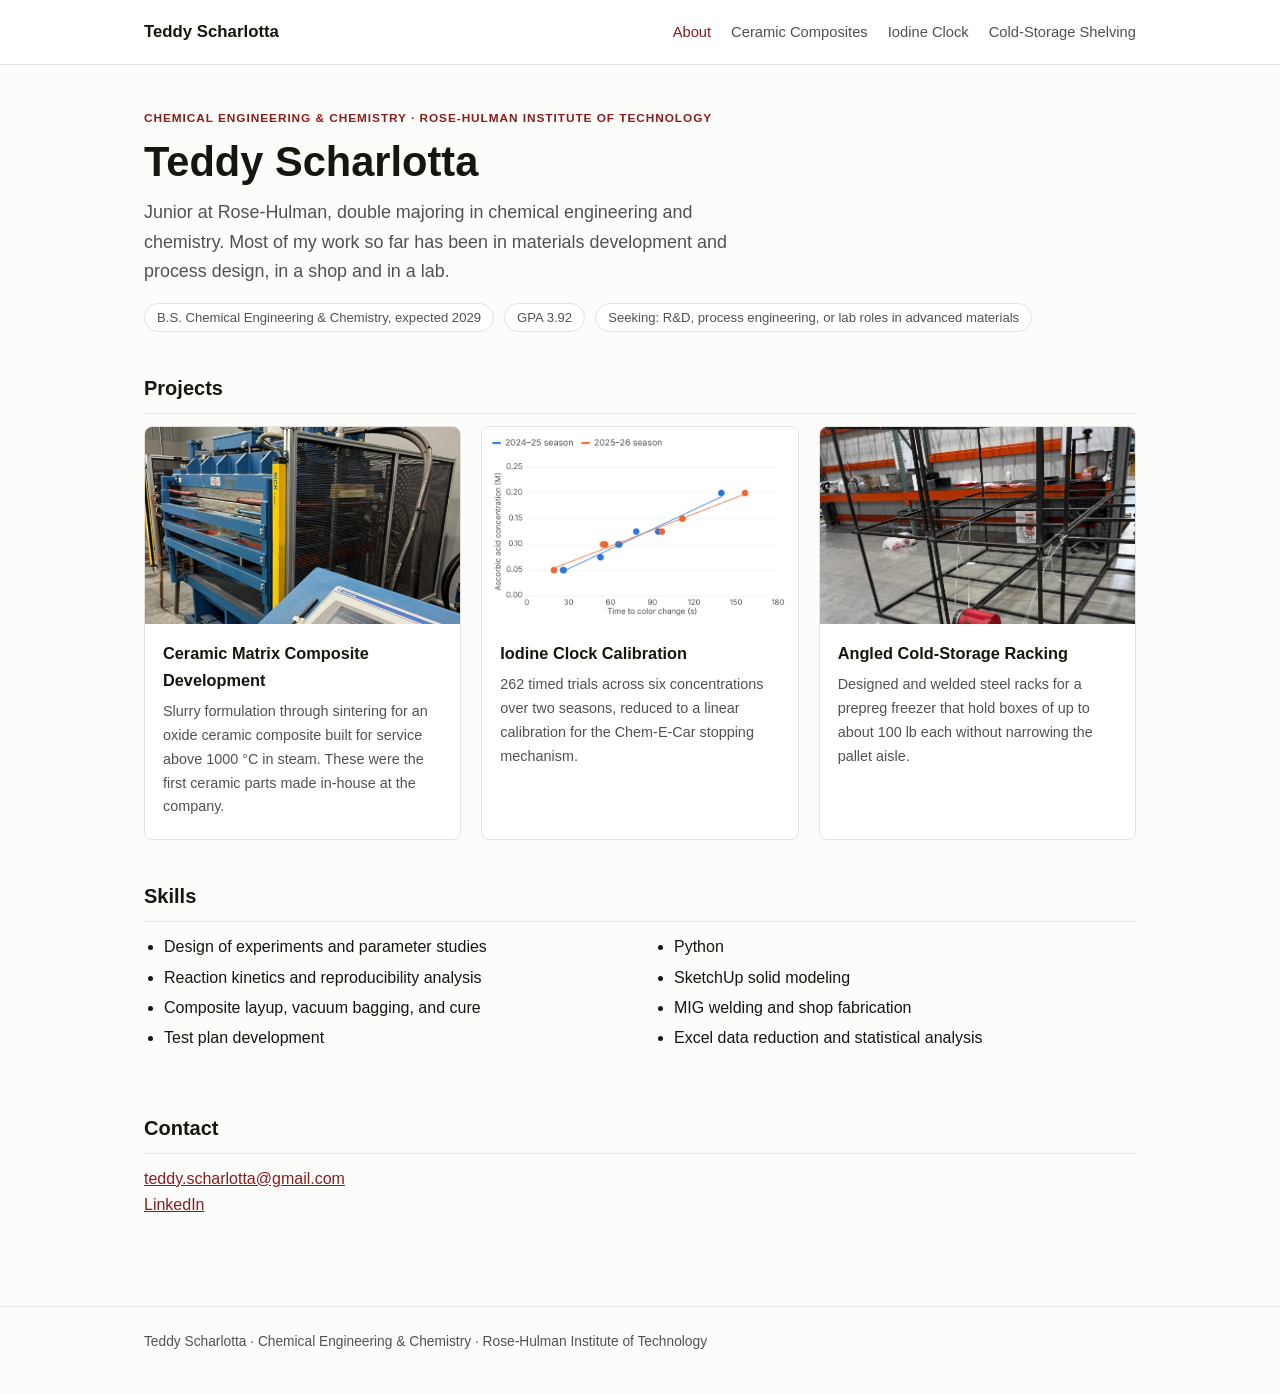
<file: index.html>
<!doctype html>
<html lang="en">
<head>
<meta charset="utf-8">
<meta name="viewport" content="width=device-width, initial-scale=1">
<title>Teddy Scharlotta | Chemical Engineering Portfolio</title>
<meta name="description" content="Project portfolio of Theodore (Teddy) Scharlotta, chemical engineering and chemistry student at Rose-Hulman Institute of Technology.">
<link rel="stylesheet" href="style.css">
</head>
<body>

<header class="site">
  <div class="wrap">
    <a class="brand" href="index.html">Teddy Scharlotta</a>
    <nav class="site">
      <a href="index.html" aria-current="page">About</a>
      <a href="cmc.html">Ceramic Composites</a>
      <a href="iodine-clock.html">Iodine Clock</a>
      <a href="shelving.html">Cold-Storage Shelving</a>
    </nav>
  </div>
</header>

<main>
<div class="wrap">

  <p class="eyebrow">Chemical Engineering &amp; Chemistry · Rose-Hulman Institute of Technology</p>
  <h1>Teddy Scharlotta</h1>
  <p class="lede">
    Junior at Rose-Hulman, double majoring in chemical engineering and chemistry. Most of my
    work so far has been in materials development and process design, in a shop and in a lab.
  </p>

  <ul class="meta">
    <li>B.S. Chemical Engineering &amp; Chemistry, expected 2029</li>
    <li>GPA 3.92</li>
    <li>Seeking: R&amp;D, process engineering, or lab roles in advanced materials</li>
  </ul>

  <h2>Projects</h2>
  <div class="cards">

    <a class="card" href="cmc.html">
      <img src="cmc-press.jpg" alt="Hydraulic warm press used to consolidate ceramic matrix composite laminates">
      <div class="body">
        <h3>Ceramic Matrix Composite Development</h3>
        <p>Slurry formulation through sintering for an oxide ceramic composite built for service above 1000&nbsp;°C in steam. These were the first ceramic parts made in-house at the company.</p>
      </div>
    </a>

    <a class="card" href="iodine-clock.html">
      <img src="iodine-chart.png" alt="Calibration chart of reaction time versus ascorbic acid concentration for two seasons">
      <div class="body">
        <h3>Iodine Clock Calibration</h3>
        <p>262 timed trials across six concentrations over two seasons, reduced to a linear calibration for the Chem-E-Car stopping mechanism.</p>
      </div>
    </a>

    <a class="card" href="shelving.html">
      <img src="shelving-installed.jpg" alt="Welded steel racking frame during assembly in the shop">
      <div class="body">
        <h3>Angled Cold-Storage Racking</h3>
        <p>Designed and welded steel racks for a prepreg freezer that hold boxes of up to about 100&nbsp;lb each without narrowing the pallet aisle.</p>
      </div>
    </a>

  </div>

  <h2>Skills</h2>
  <div class="skills">
    <ul class="tight">
      <li>Design of experiments and parameter studies</li>
      <li>Reaction kinetics and reproducibility analysis</li>
      <li>Composite layup, vacuum bagging, and cure</li>
      <li>Test plan development</li>
    </ul>
    <ul class="tight">
      <li>Python</li>
      <li>SketchUp solid modeling</li>
      <li>MIG welding and shop fabrication</li>
      <li>Excel data reduction and statistical analysis</li>
    </ul>
  </div>

  <h2>Contact</h2>
  <p>
    <a href="mailto:teddy.scharlotta@gmail.com">teddy.scharlotta@gmail.com</a><br>
    <a href="https://www.linkedin.com/in/theodore-scharlotta-0956a5358">LinkedIn</a>
  </p>

</div>
</main>

<footer class="site">
  <div class="wrap">
    Teddy Scharlotta · Chemical Engineering &amp; Chemistry · Rose-Hulman Institute of Technology
  </div>
</footer>

</body>
</html>
</file>
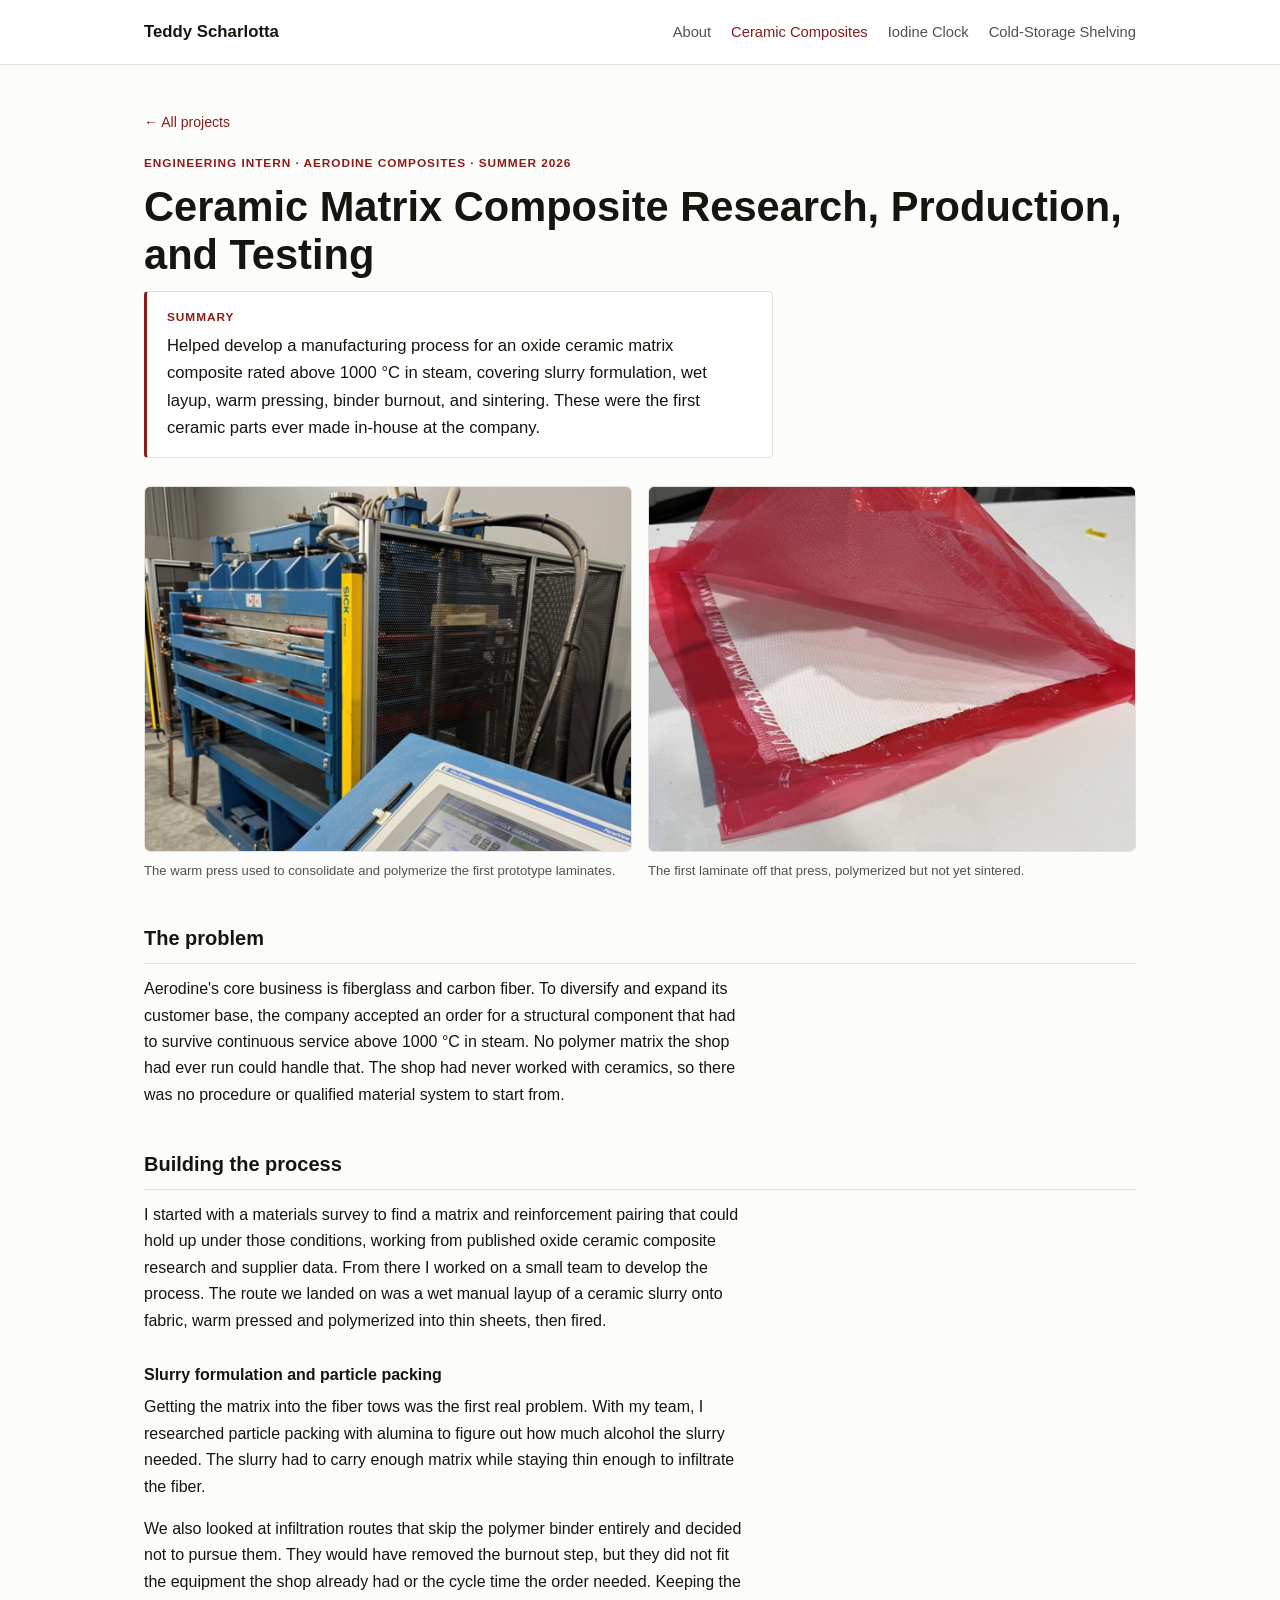
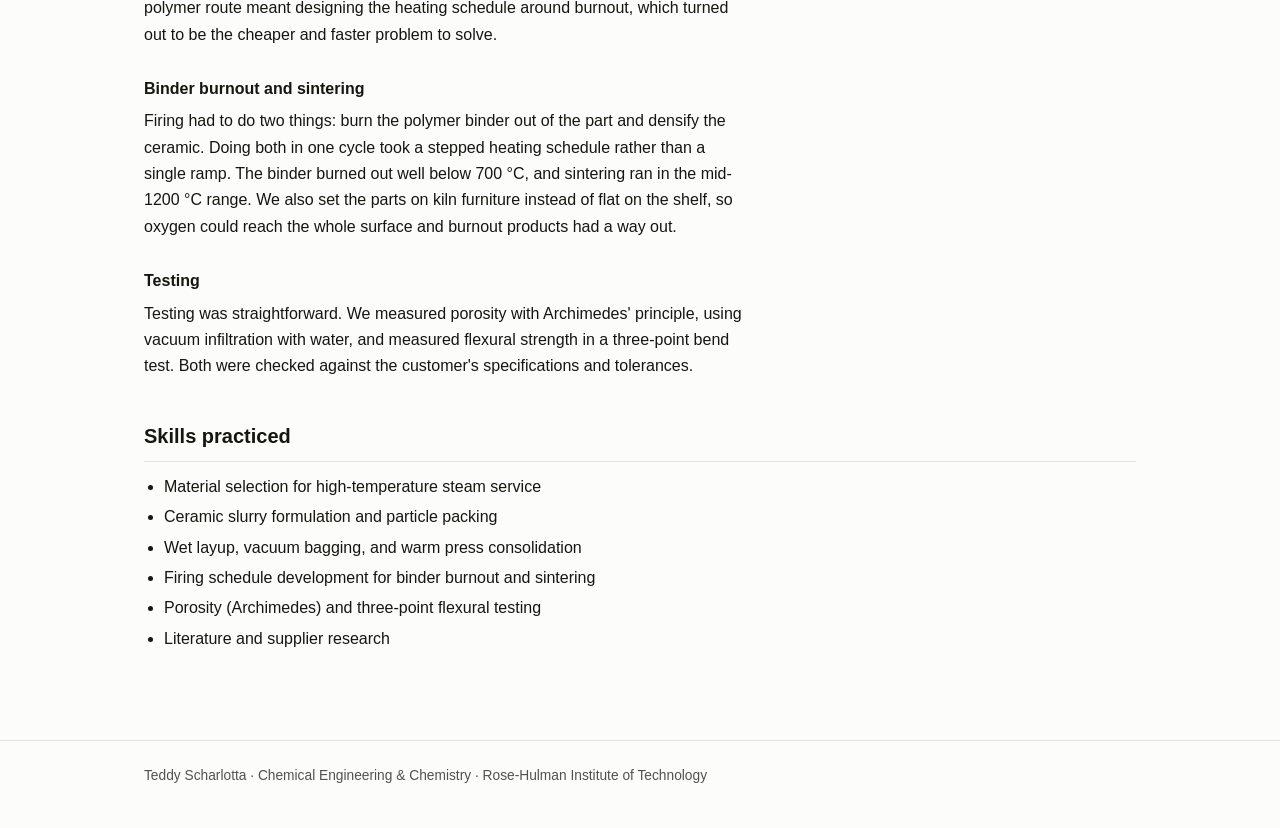
<file: cmc (2).html>
<!doctype html>
<html lang="en">
<head>
<meta charset="utf-8">
<meta name="viewport" content="width=device-width, initial-scale=1">
<title>Ceramic Matrix Composite Development | Teddy Scharlotta</title>
<meta name="description" content="Developing a manufacturing process for a high-temperature oxide ceramic matrix composite.">
<link rel="stylesheet" href="style.css">
</head>
<body>

<header class="site">
  <div class="wrap">
    <a class="brand" href="index.html">Teddy Scharlotta</a>
    <nav class="site">
      <a href="index.html">About</a>
      <a href="cmc.html" aria-current="page">Ceramic Composites</a>
      <a href="iodine-clock.html">Iodine Clock</a>
      <a href="shelving.html">Cold-Storage Shelving</a>
    </nav>
  </div>
</header>

<main>
<div class="wrap">

  <a class="back" href="index.html">&larr; All projects</a>
  <p class="eyebrow">Engineering Intern · Aerodine Composites · Summer 2026</p>
  <h1>Ceramic Matrix Composite Research, Production, and Testing</h1>

  <div class="summary">
    <strong>Summary</strong>
    Helped develop a manufacturing process for an oxide ceramic matrix composite rated above
    1000&nbsp;°C in steam, covering slurry formulation, wet layup, warm pressing, binder burnout,
    and sintering. These were the first ceramic parts ever made in-house at the company.
  </div>

  <div class="figs">
    <figure>
      <img src="images/cmc-press.jpg" alt="Hydraulic warm press with heated platens and its cycle control panel">
      <figcaption>The warm press used to consolidate and polymerize the first prototype laminates.</figcaption>
    </figure>
    <figure>
      <img src="images/cmc-bagging.jpg" alt="Ceramic fabric laminate sealed inside a red vacuum bag">
      <figcaption>The first laminate off that press, polymerized but not yet sintered.</figcaption>
    </figure>
  </div>

  <h2>The problem</h2>
  <p>
    Aerodine's core business is fiberglass and carbon fiber. To diversify and expand its customer
    base, the company accepted an order for a structural component that had to survive continuous
    service above 1000&nbsp;°C in steam. No polymer matrix the shop had ever run could handle that.
    The shop had never worked with ceramics, so there was no procedure or qualified material
    system to start from.
  </p>

  <h2>Building the process</h2>
  <p>
    I started with a materials survey to find a matrix and reinforcement pairing that could hold up
    under those conditions, working from published oxide ceramic composite research and supplier
    data. From there I worked on a small team to develop the process. The route we landed on was a
    wet manual layup of a ceramic slurry onto fabric, warm pressed and polymerized into thin
    sheets, then fired.
  </p>

  <h3>Slurry formulation and particle packing</h3>
  <p>
    Getting the matrix into the fiber tows was the first real problem. With my team, I researched
    particle packing with alumina to figure out how much alcohol the slurry needed. The slurry had
    to carry enough matrix while staying thin enough to infiltrate the fiber.
  </p>
  <p>
    We also looked at infiltration routes that skip the polymer binder entirely and decided not to
    pursue them. They would have removed the burnout step, but they did not fit the equipment the
    shop already had or the cycle time the order needed. Keeping the polymer route meant designing
    the heating schedule around burnout, which turned out to be the cheaper and faster problem to
    solve.
  </p>

  <h3>Binder burnout and sintering</h3>
  <p>
    Firing had to do two things: burn the polymer binder out of the part and densify the ceramic.
    Doing both in one cycle took a stepped heating schedule rather than a single ramp. The binder
    burned out well below 700&nbsp;°C, and sintering ran in the mid-1200&nbsp;°C range. We also set
    the parts on kiln furniture instead of flat on the shelf, so oxygen could reach the whole surface
    and burnout products had a way out.
  </p>

  <h3>Testing</h3>
  <p>
    Testing was straightforward. We measured porosity with Archimedes' principle, using vacuum
    infiltration with water, and measured flexural strength in a three-point bend test. Both were
    checked against the customer's specifications and tolerances.
  </p>

  <h2>Skills practiced</h2>
  <ul class="tight">
    <li>Material selection for high-temperature steam service</li>
    <li>Ceramic slurry formulation and particle packing</li>
    <li>Wet layup, vacuum bagging, and warm press consolidation</li>
    <li>Firing schedule development for binder burnout and sintering</li>
    <li>Porosity (Archimedes) and three-point flexural testing</li>
    <li>Literature and supplier research</li>
  </ul>

</div>
</main>

<footer class="site">
  <div class="wrap">
    Teddy Scharlotta · Chemical Engineering &amp; Chemistry · Rose-Hulman Institute of Technology
  </div>
</footer>

</body>
</html>
</file>
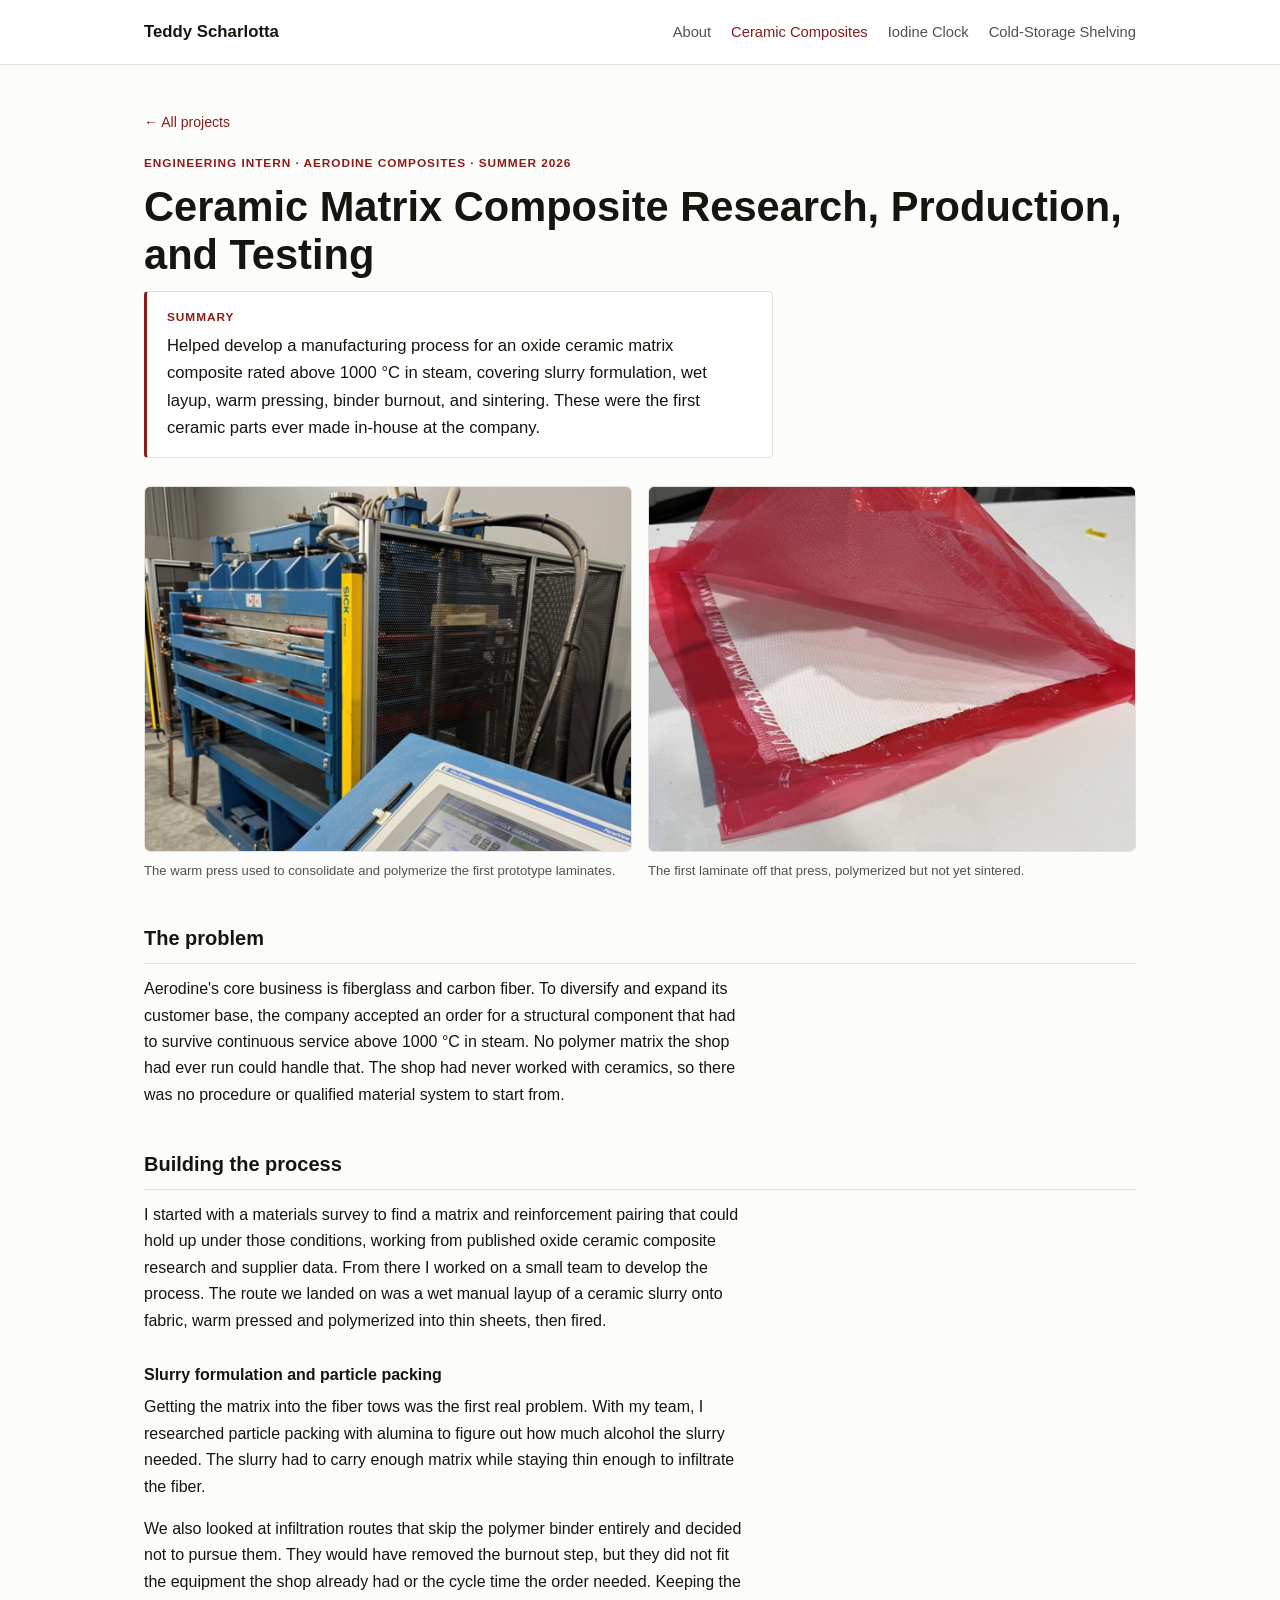
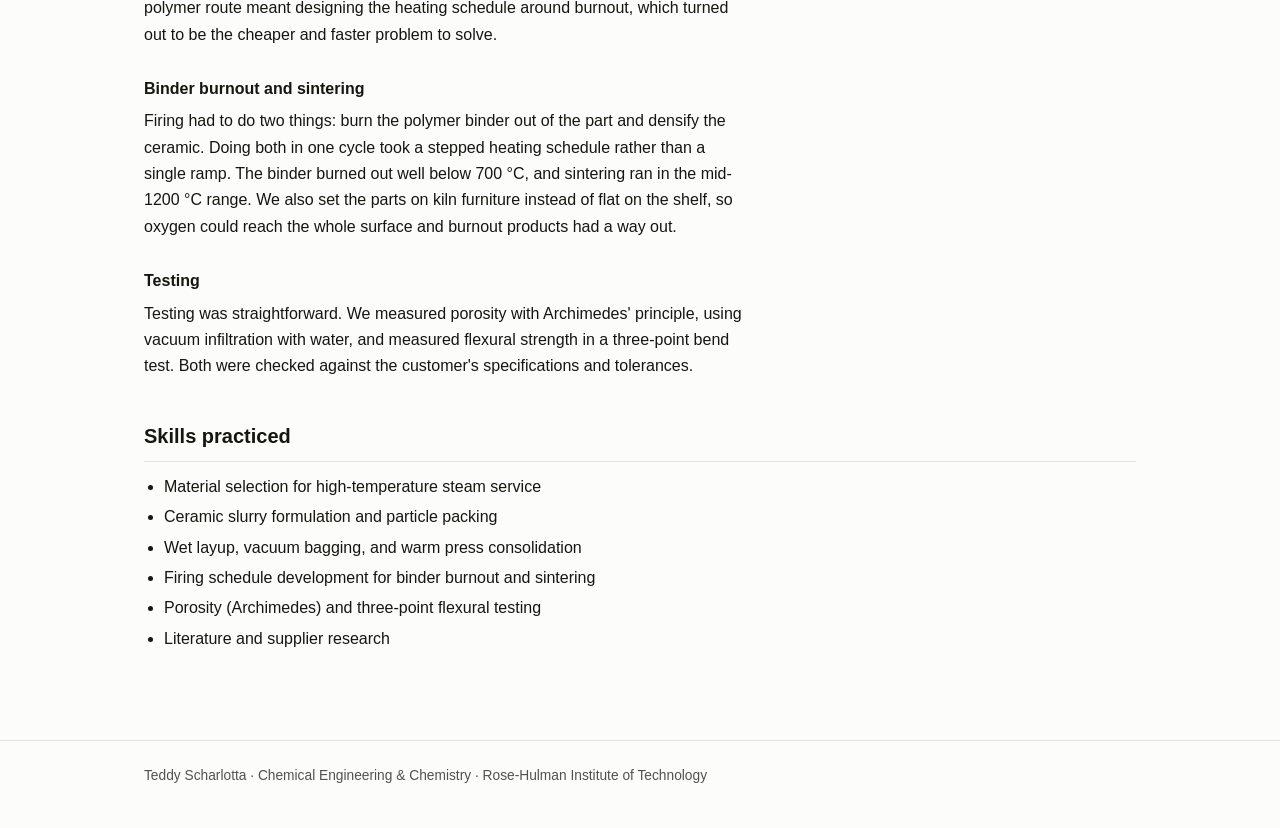
<file: cmc.html>
<!doctype html>
<html lang="en">
<head>
<meta charset="utf-8">
<meta name="viewport" content="width=device-width, initial-scale=1">
<title>Ceramic Matrix Composite Development | Teddy Scharlotta</title>
<meta name="description" content="Developing a manufacturing process for a high-temperature oxide ceramic matrix composite.">
<link rel="stylesheet" href="style.css">
</head>
<body>

<header class="site">
  <div class="wrap">
    <a class="brand" href="index.html">Teddy Scharlotta</a>
    <nav class="site">
      <a href="index.html">About</a>
      <a href="cmc.html" aria-current="page">Ceramic Composites</a>
      <a href="iodine-clock.html">Iodine Clock</a>
      <a href="shelving.html">Cold-Storage Shelving</a>
    </nav>
  </div>
</header>

<main>
<div class="wrap">

  <a class="back" href="index.html">&larr; All projects</a>
  <p class="eyebrow">Engineering Intern · Aerodine Composites · Summer 2026</p>
  <h1>Ceramic Matrix Composite Research, Production, and Testing</h1>

  <div class="summary">
    <strong>Summary</strong>
    Helped develop a manufacturing process for an oxide ceramic matrix composite rated above
    1000&nbsp;°C in steam, covering slurry formulation, wet layup, warm pressing, binder burnout,
    and sintering. These were the first ceramic parts ever made in-house at the company.
  </div>

  <div class="figs">
    <figure>
      <img src="cmc-press.jpg" alt="Hydraulic warm press with heated platens and its cycle control panel">
      <figcaption>The warm press used to consolidate and polymerize the first prototype laminates.</figcaption>
    </figure>
    <figure>
      <img src="cmc-bagging.jpg" alt="Ceramic fabric laminate sealed inside a red vacuum bag">
      <figcaption>The first laminate off that press, polymerized but not yet sintered.</figcaption>
    </figure>
  </div>

  <h2>The problem</h2>
  <p>
    Aerodine's core business is fiberglass and carbon fiber. To diversify and expand its customer
    base, the company accepted an order for a structural component that had to survive continuous
    service above 1000&nbsp;°C in steam. No polymer matrix the shop had ever run could handle that.
    The shop had never worked with ceramics, so there was no procedure or qualified material
    system to start from.
  </p>

  <h2>Building the process</h2>
  <p>
    I started with a materials survey to find a matrix and reinforcement pairing that could hold up
    under those conditions, working from published oxide ceramic composite research and supplier
    data. From there I worked on a small team to develop the process. The route we landed on was a
    wet manual layup of a ceramic slurry onto fabric, warm pressed and polymerized into thin
    sheets, then fired.
  </p>

  <h3>Slurry formulation and particle packing</h3>
  <p>
    Getting the matrix into the fiber tows was the first real problem. With my team, I researched
    particle packing with alumina to figure out how much alcohol the slurry needed. The slurry had
    to carry enough matrix while staying thin enough to infiltrate the fiber.
  </p>
  <p>
    We also looked at infiltration routes that skip the polymer binder entirely and decided not to
    pursue them. They would have removed the burnout step, but they did not fit the equipment the
    shop already had or the cycle time the order needed. Keeping the polymer route meant designing
    the heating schedule around burnout, which turned out to be the cheaper and faster problem to
    solve.
  </p>

  <h3>Binder burnout and sintering</h3>
  <p>
    Firing had to do two things: burn the polymer binder out of the part and densify the ceramic.
    Doing both in one cycle took a stepped heating schedule rather than a single ramp. The binder
    burned out well below 700&nbsp;°C, and sintering ran in the mid-1200&nbsp;°C range. We also set
    the parts on kiln furniture instead of flat on the shelf, so oxygen could reach the whole surface
    and burnout products had a way out.
  </p>

  <h3>Testing</h3>
  <p>
    Testing was straightforward. We measured porosity with Archimedes' principle, using vacuum
    infiltration with water, and measured flexural strength in a three-point bend test. Both were
    checked against the customer's specifications and tolerances.
  </p>

  <h2>Skills practiced</h2>
  <ul class="tight">
    <li>Material selection for high-temperature steam service</li>
    <li>Ceramic slurry formulation and particle packing</li>
    <li>Wet layup, vacuum bagging, and warm press consolidation</li>
    <li>Firing schedule development for binder burnout and sintering</li>
    <li>Porosity (Archimedes) and three-point flexural testing</li>
    <li>Literature and supplier research</li>
  </ul>

</div>
</main>

<footer class="site">
  <div class="wrap">
    Teddy Scharlotta · Chemical Engineering &amp; Chemistry · Rose-Hulman Institute of Technology
  </div>
</footer>

</body>
</html>
</file>
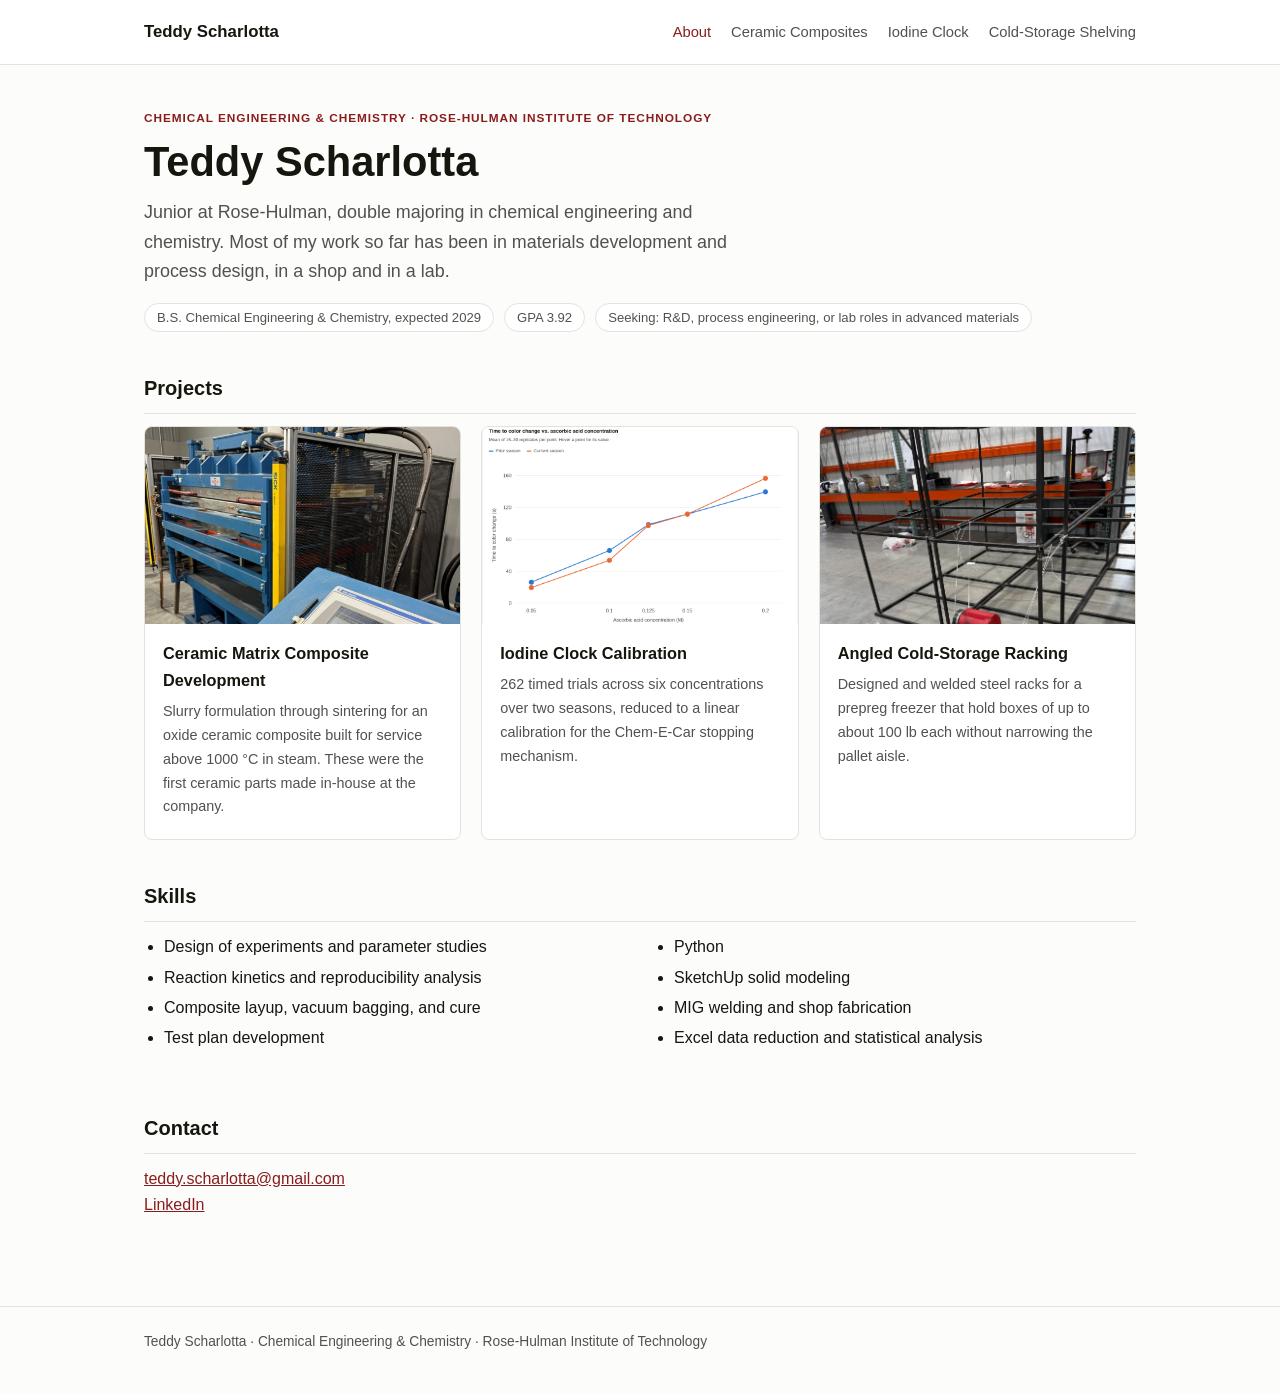
<file: index (2).html>
<!doctype html>
<html lang="en">
<head>
<meta charset="utf-8">
<meta name="viewport" content="width=device-width, initial-scale=1">
<title>Teddy Scharlotta | Chemical Engineering Portfolio</title>
<meta name="description" content="Project portfolio of Theodore (Teddy) Scharlotta, chemical engineering and chemistry student at Rose-Hulman Institute of Technology.">
<link rel="stylesheet" href="style.css">
</head>
<body>

<header class="site">
  <div class="wrap">
    <a class="brand" href="index.html">Teddy Scharlotta</a>
    <nav class="site">
      <a href="index.html" aria-current="page">About</a>
      <a href="cmc.html">Ceramic Composites</a>
      <a href="iodine-clock.html">Iodine Clock</a>
      <a href="shelving.html">Cold-Storage Shelving</a>
    </nav>
  </div>
</header>

<main>
<div class="wrap">

  <p class="eyebrow">Chemical Engineering &amp; Chemistry · Rose-Hulman Institute of Technology</p>
  <h1>Teddy Scharlotta</h1>
  <p class="lede">
    Junior at Rose-Hulman, double majoring in chemical engineering and chemistry. Most of my
    work so far has been in materials development and process design, in a shop and in a lab.
  </p>

  <ul class="meta">
    <li>B.S. Chemical Engineering &amp; Chemistry, expected 2029</li>
    <li>GPA 3.92</li>
    <li>Seeking: R&amp;D, process engineering, or lab roles in advanced materials</li>
  </ul>

  <h2>Projects</h2>
  <div class="cards">

    <a class="card" href="cmc.html">
      <img src="images/cmc-press.jpg" alt="Hydraulic warm press used to consolidate ceramic matrix composite laminates">
      <div class="body">
        <h3>Ceramic Matrix Composite Development</h3>
        <p>Slurry formulation through sintering for an oxide ceramic composite built for service above 1000&nbsp;°C in steam. These were the first ceramic parts made in-house at the company.</p>
      </div>
    </a>

    <a class="card" href="iodine-clock.html">
      <img src="images/iodine-chart.png" alt="Calibration chart of reaction time versus ascorbic acid concentration for two seasons">
      <div class="body">
        <h3>Iodine Clock Calibration</h3>
        <p>262 timed trials across six concentrations over two seasons, reduced to a linear calibration for the Chem-E-Car stopping mechanism.</p>
      </div>
    </a>

    <a class="card" href="shelving.html">
      <img src="images/shelving-installed.jpg" alt="Welded steel racking frame during assembly in the shop">
      <div class="body">
        <h3>Angled Cold-Storage Racking</h3>
        <p>Designed and welded steel racks for a prepreg freezer that hold boxes of up to about 100&nbsp;lb each without narrowing the pallet aisle.</p>
      </div>
    </a>

  </div>

  <h2>Skills</h2>
  <div class="skills">
    <ul class="tight">
      <li>Design of experiments and parameter studies</li>
      <li>Reaction kinetics and reproducibility analysis</li>
      <li>Composite layup, vacuum bagging, and cure</li>
      <li>Test plan development</li>
    </ul>
    <ul class="tight">
      <li>Python</li>
      <li>SketchUp solid modeling</li>
      <li>MIG welding and shop fabrication</li>
      <li>Excel data reduction and statistical analysis</li>
    </ul>
  </div>

  <h2>Contact</h2>
  <p>
    <a href="mailto:teddy.scharlotta@gmail.com">teddy.scharlotta@gmail.com</a><br>
    <a href="https://www.linkedin.com/in/theodore-scharlotta-0956a5358">LinkedIn</a>
  </p>

</div>
</main>

<footer class="site">
  <div class="wrap">
    Teddy Scharlotta · Chemical Engineering &amp; Chemistry · Rose-Hulman Institute of Technology
  </div>
</footer>

</body>
</html>
</file>
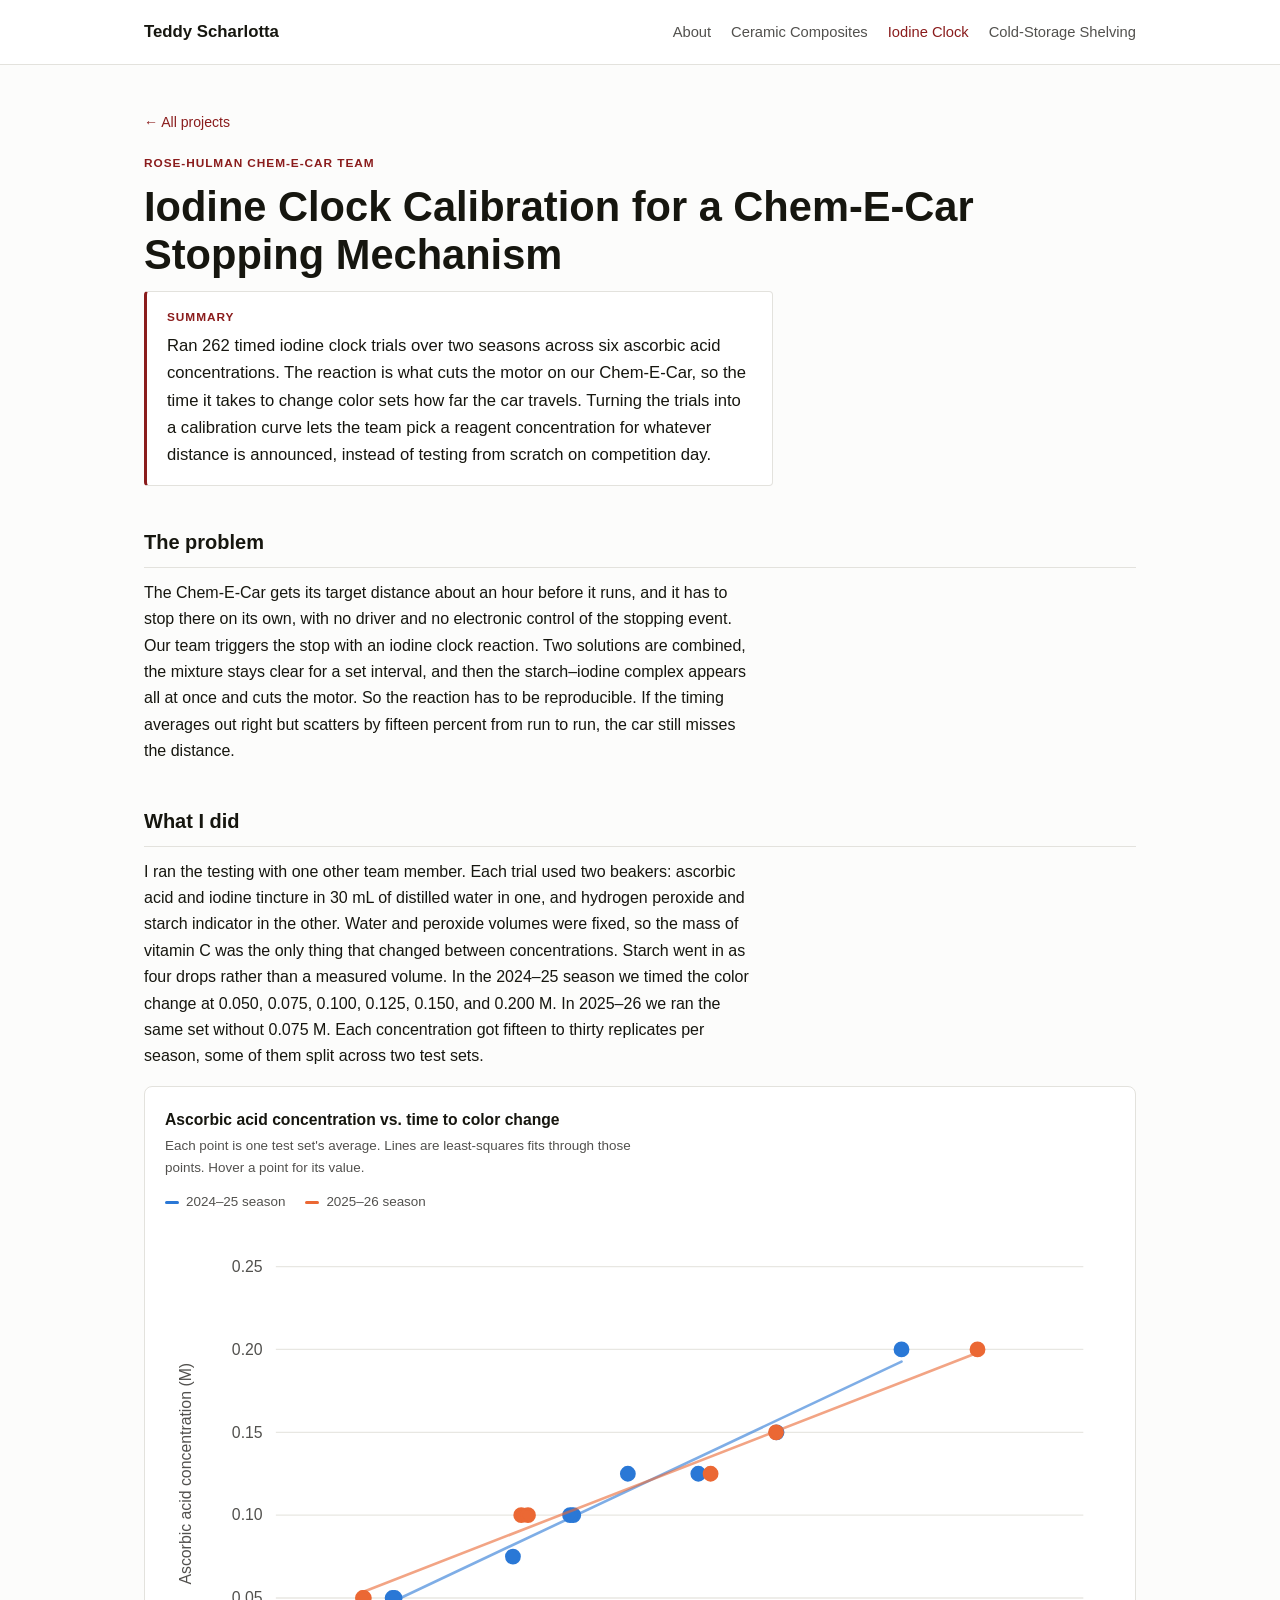
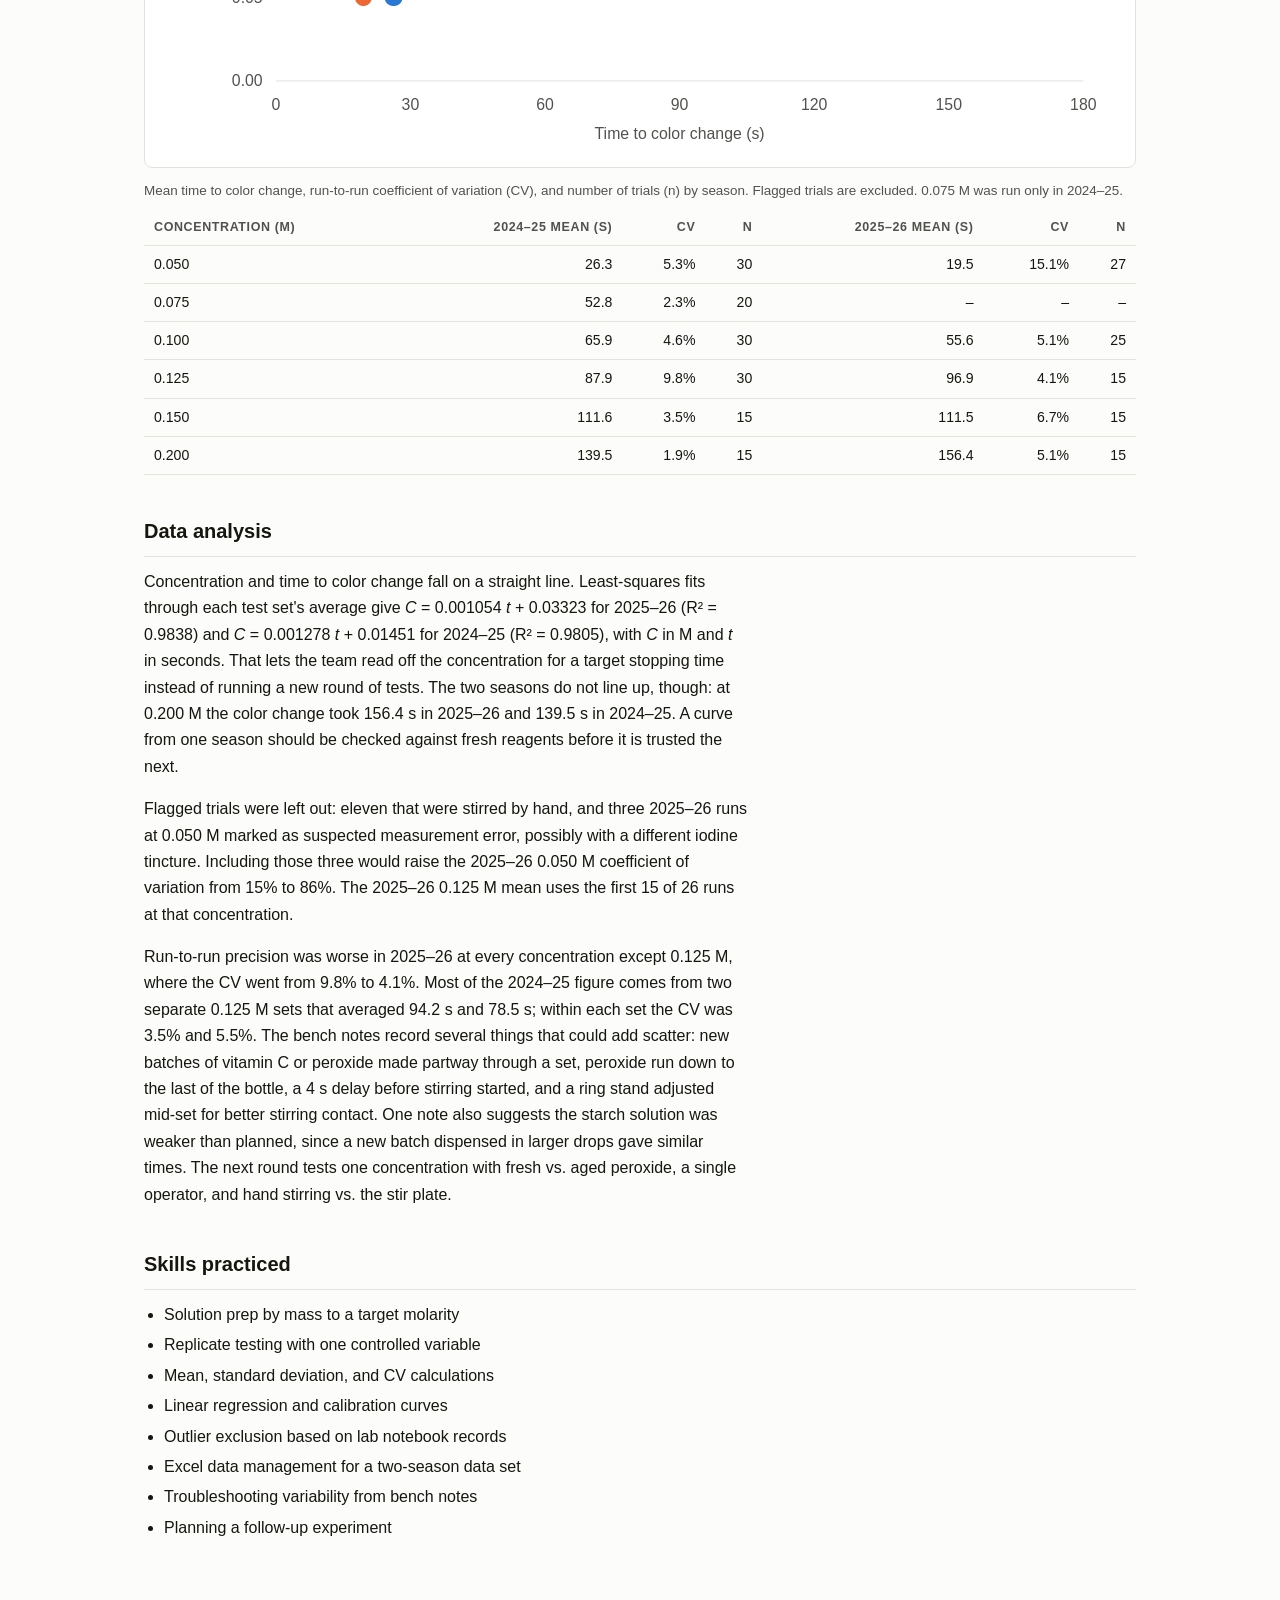
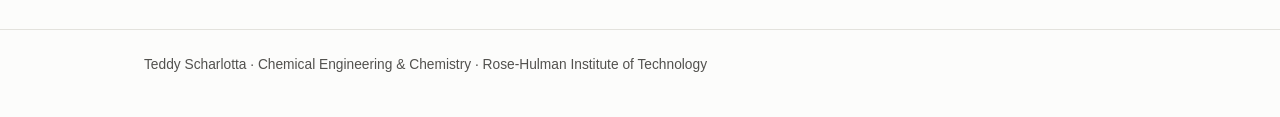
<file: iodine-clock (2).html>
<!doctype html>
<html lang="en">
<head>
<meta charset="utf-8">
<meta name="viewport" content="width=device-width, initial-scale=1">
<title>Iodine Clock Calibration | Teddy Scharlotta</title>
<meta name="description" content="Calibrating the ascorbic acid iodine clock reaction for a Chem-E-Car stopping mechanism.">
<link rel="stylesheet" href="style.css">
</head>
<body>

<header class="site">
  <div class="wrap">
    <a class="brand" href="index.html">Teddy Scharlotta</a>
    <nav class="site">
      <a href="index.html">About</a>
      <a href="cmc.html">Ceramic Composites</a>
      <a href="iodine-clock.html" aria-current="page">Iodine Clock</a>
      <a href="shelving.html">Cold-Storage Shelving</a>
    </nav>
  </div>
</header>

<main>
<div class="wrap">

  <a class="back" href="index.html">&larr; All projects</a>
  <p class="eyebrow">Rose-Hulman Chem-E-Car Team</p>
  <h1>Iodine Clock Calibration for a Chem-E-Car Stopping Mechanism</h1>

  <div class="summary">
    <strong>Summary</strong>
    Ran 262 timed iodine clock trials over two seasons across six ascorbic acid concentrations.
    The reaction is what cuts the motor on our Chem-E-Car, so the time it takes to change color
    sets how far the car travels. Turning the trials into a calibration curve lets the team pick a
    reagent concentration for whatever distance is announced, instead of testing from scratch on
    competition day.
  </div>

  <h2>The problem</h2>
  <p>
    The Chem-E-Car gets its target distance about an hour before it runs, and it has to stop there on
    its own, with no driver and no electronic control of the stopping event. Our team triggers the
    stop with an iodine clock reaction. Two solutions are combined, the mixture stays clear for a
    set interval, and then the starch&ndash;iodine complex appears all at once and cuts the motor.
    So the reaction has to be reproducible. If the timing averages out right but scatters by
    fifteen percent from run to run, the car still misses the distance.
  </p>

  <h2>What I did</h2>
  <p>
    I ran the testing with one other team member. Each trial used two beakers: ascorbic acid and
    iodine tincture in 30&nbsp;mL of distilled water in one, and hydrogen peroxide and starch
    indicator in the other. Water and peroxide volumes were fixed, so the mass of vitamin C was the
    only thing that changed between concentrations. Starch went in as four drops rather than a
    measured volume. In the 2024&ndash;25 season we timed the color change at 0.050, 0.075, 0.100,
    0.125, 0.150, and 0.200&nbsp;M. In 2025&ndash;26 we ran the same set without 0.075&nbsp;M. Each
    concentration got fifteen to thirty replicates per season, some of them split across two test
    sets.
  </p>

  <div class="chart-card">
    <h3>Ascorbic acid concentration vs. time to color change</h3>
    <p class="sub">Each point is one test set's average. Lines are least-squares fits through those points. Hover a point for its value.</p>
<div class="legend"><span class="key"><i class="sw s1"></i>2024&ndash;25 season</span><span class="key"><i class="sw s2"></i>2025&ndash;26 season</span></div>
<svg class="chart" viewBox="0 0 720 400" role="img" aria-label="Ascorbic acid concentration versus time to color change, 2024-25 and 2025-26 seasons">
<line x1="84" y1="344.0" x2="696" y2="344.0" class="grid"/>
<text x="74" y="348.0" class="tick tick-y">0.00</text>
<line x1="84" y1="281.2" x2="696" y2="281.2" class="grid"/>
<text x="74" y="285.2" class="tick tick-y">0.05</text>
<line x1="84" y1="218.4" x2="696" y2="218.4" class="grid"/>
<text x="74" y="222.4" class="tick tick-y">0.10</text>
<line x1="84" y1="155.6" x2="696" y2="155.6" class="grid"/>
<text x="74" y="159.6" class="tick tick-y">0.15</text>
<line x1="84" y1="92.8" x2="696" y2="92.8" class="grid"/>
<text x="74" y="96.8" class="tick tick-y">0.20</text>
<line x1="84" y1="30.0" x2="696" y2="30.0" class="grid"/>
<text x="74" y="34.0" class="tick tick-y">0.25</text>
<text x="84.0" y="366.0" class="tick tick-x">0</text>
<text x="186.0" y="366.0" class="tick tick-x">30</text>
<text x="288.0" y="366.0" class="tick tick-x">60</text>
<text x="390.0" y="366.0" class="tick tick-x">90</text>
<text x="492.0" y="366.0" class="tick tick-x">120</text>
<text x="594.0" y="366.0" class="tick tick-x">150</text>
<text x="696.0" y="366.0" class="tick tick-x">180</text>
<text x="390.0" y="388" class="axis-title">Time to color change (s)</text>
<text transform="translate(20,187.0) rotate(-90)" class="axis-title">Ascorbic acid concentration (M)</text>
<line x1="172.5" y1="284.0" x2="558.2" y2="102.0" class="fit s1"/>
<circle cx="172.5" cy="281.2" r="5" class="dot s1"><title>2024&ndash;25 set at 0.050 M: 26.0 s average of 15 trials</title></circle>
<circle cx="174.0" cy="281.2" r="5" class="dot s1"><title>2024&ndash;25 set at 0.050 M: 26.5 s average of 15 trials</title></circle>
<circle cx="309.4" cy="218.4" r="5" class="dot s1"><title>2024&ndash;25 set at 0.100 M: 66.3 s average of 15 trials</title></circle>
<circle cx="307.0" cy="218.4" r="5" class="dot s1"><title>2024&ndash;25 set at 0.100 M: 65.6 s average of 15 trials</title></circle>
<circle cx="463.5" cy="155.6" r="5" class="dot s1"><title>2024&ndash;25 set at 0.150 M: 111.6 s average of 15 trials</title></circle>
<circle cx="558.2" cy="92.8" r="5" class="dot s1"><title>2024&ndash;25 set at 0.200 M: 139.5 s average of 15 trials</title></circle>
<circle cx="404.2" cy="187.0" r="5" class="dot s1"><title>2024&ndash;25 set at 0.125 M: 94.2 s average of 18 trials</title></circle>
<circle cx="263.7" cy="249.8" r="5" class="dot s1"><title>2024&ndash;25 set at 0.075 M: 52.8 s average of 20 trials</title></circle>
<circle cx="350.8" cy="187.0" r="5" class="dot s1"><title>2024&ndash;25 set at 0.125 M: 78.5 s average of 12 trials</title></circle>
<line x1="150.0" y1="276.6" x2="615.8" y2="95.3" class="fit s2"/>
<circle cx="270.0" cy="218.4" r="5" class="dot s2"><title>2025&ndash;26 set at 0.100 M: 54.7 s average of 10 trials</title></circle>
<circle cx="150.7" cy="281.2" r="5" class="dot s2"><title>2025&ndash;26 set at 0.050 M: 19.6 s average of 12 trials</title></circle>
<circle cx="150.0" cy="281.2" r="5" class="dot s2"><title>2025&ndash;26 set at 0.050 M: 19.4 s average of 15 trials</title></circle>
<circle cx="275.1" cy="218.4" r="5" class="dot s2"><title>2025&ndash;26 set at 0.100 M: 56.2 s average of 15 trials</title></circle>
<circle cx="463.1" cy="155.6" r="5" class="dot s2"><title>2025&ndash;26 set at 0.150 M: 111.5 s average of 15 trials</title></circle>
<circle cx="615.8" cy="92.8" r="5" class="dot s2"><title>2025&ndash;26 set at 0.200 M: 156.4 s average of 15 trials</title></circle>
<circle cx="413.5" cy="187.0" r="5" class="dot s2"><title>2025&ndash;26 set at 0.125 M: 96.9 s average of 15 trials</title></circle>
</svg>
  </div>

  <div class="table-scroll">
  <table>
    <caption>
      Mean time to color change, run-to-run coefficient of variation (CV), and number of trials (n)
      by season. Flagged trials are excluded. 0.075&nbsp;M was run only in 2024&ndash;25.
    </caption>
    <thead>
      <tr><th>Concentration (M)</th><th>2024&ndash;25 mean (s)</th><th>CV</th><th>n</th><th>2025&ndash;26 mean (s)</th><th>CV</th><th>n</th></tr>
    </thead>
    <tbody>
      <tr><td>0.050</td><td>26.3</td><td>5.3%</td><td>30</td><td>19.5</td><td>15.1%</td><td>27</td></tr>
      <tr><td>0.075</td><td>52.8</td><td>2.3%</td><td>20</td><td>&ndash;</td><td>&ndash;</td><td>&ndash;</td></tr>
      <tr><td>0.100</td><td>65.9</td><td>4.6%</td><td>30</td><td>55.6</td><td>5.1%</td><td>25</td></tr>
      <tr><td>0.125</td><td>87.9</td><td>9.8%</td><td>30</td><td>96.9</td><td>4.1%</td><td>15</td></tr>
      <tr><td>0.150</td><td>111.6</td><td>3.5%</td><td>15</td><td>111.5</td><td>6.7%</td><td>15</td></tr>
      <tr><td>0.200</td><td>139.5</td><td>1.9%</td><td>15</td><td>156.4</td><td>5.1%</td><td>15</td></tr>
    </tbody>
  </table>
  </div>

  <h2>Data analysis</h2>
  <p>
    Concentration and time to color change fall on a straight line. Least-squares fits through
    each test set's average give <em>C</em> = 0.001054&nbsp;<em>t</em> + 0.03323 for 2025&ndash;26
    (R&sup2; = 0.9838) and <em>C</em> = 0.001278&nbsp;<em>t</em> + 0.01451 for 2024&ndash;25
    (R&sup2; = 0.9805), with <em>C</em> in M and <em>t</em> in seconds. That lets the team read off
    the concentration for a target stopping time instead of running a new round of tests. The two
    seasons do not line up, though: at 0.200&nbsp;M the color change took 156.4&nbsp;s in
    2025&ndash;26 and 139.5&nbsp;s in 2024&ndash;25. A curve from one season should be checked
    against fresh reagents before it is trusted the next.
  </p>
  <p>
    Flagged trials were left out: eleven that were stirred by hand, and three 2025&ndash;26 runs at
    0.050&nbsp;M marked as suspected measurement error, possibly with a different iodine tincture.
    Including those three would raise the 2025&ndash;26 0.050&nbsp;M coefficient of variation from
    15% to 86%. The 2025&ndash;26 0.125&nbsp;M mean uses the first 15 of 26 runs at that
    concentration.
  </p>
  <p>
    Run-to-run precision was worse in 2025&ndash;26 at every concentration except 0.125&nbsp;M,
    where the CV went from 9.8% to 4.1%. Most of the 2024&ndash;25 figure comes from two separate
    0.125&nbsp;M sets that averaged 94.2&nbsp;s and 78.5&nbsp;s; within each set the CV was 3.5% and
    5.5%. The bench notes record several things that could add scatter: new batches of vitamin C or
    peroxide made partway through a set, peroxide run down to the last of the bottle, a 4&nbsp;s
    delay before stirring started, and a ring stand adjusted mid-set for better stirring contact.
    One note also suggests the starch solution was weaker than planned, since a new batch dispensed
    in larger drops gave similar times. The next round tests one concentration with fresh vs. aged
    peroxide, a single operator, and hand stirring vs. the stir plate.
  </p>

  <h2>Skills practiced</h2>
  <ul class="tight">
    <li>Solution prep by mass to a target molarity</li>
    <li>Replicate testing with one controlled variable</li>
    <li>Mean, standard deviation, and CV calculations</li>
    <li>Linear regression and calibration curves</li>
    <li>Outlier exclusion based on lab notebook records</li>
    <li>Excel data management for a two-season data set</li>
    <li>Troubleshooting variability from bench notes</li>
    <li>Planning a follow-up experiment</li>
  </ul>

</div>
</main>

<footer class="site">
  <div class="wrap">
    Teddy Scharlotta · Chemical Engineering &amp; Chemistry · Rose-Hulman Institute of Technology
  </div>
</footer>

</body>
</html>
</file>
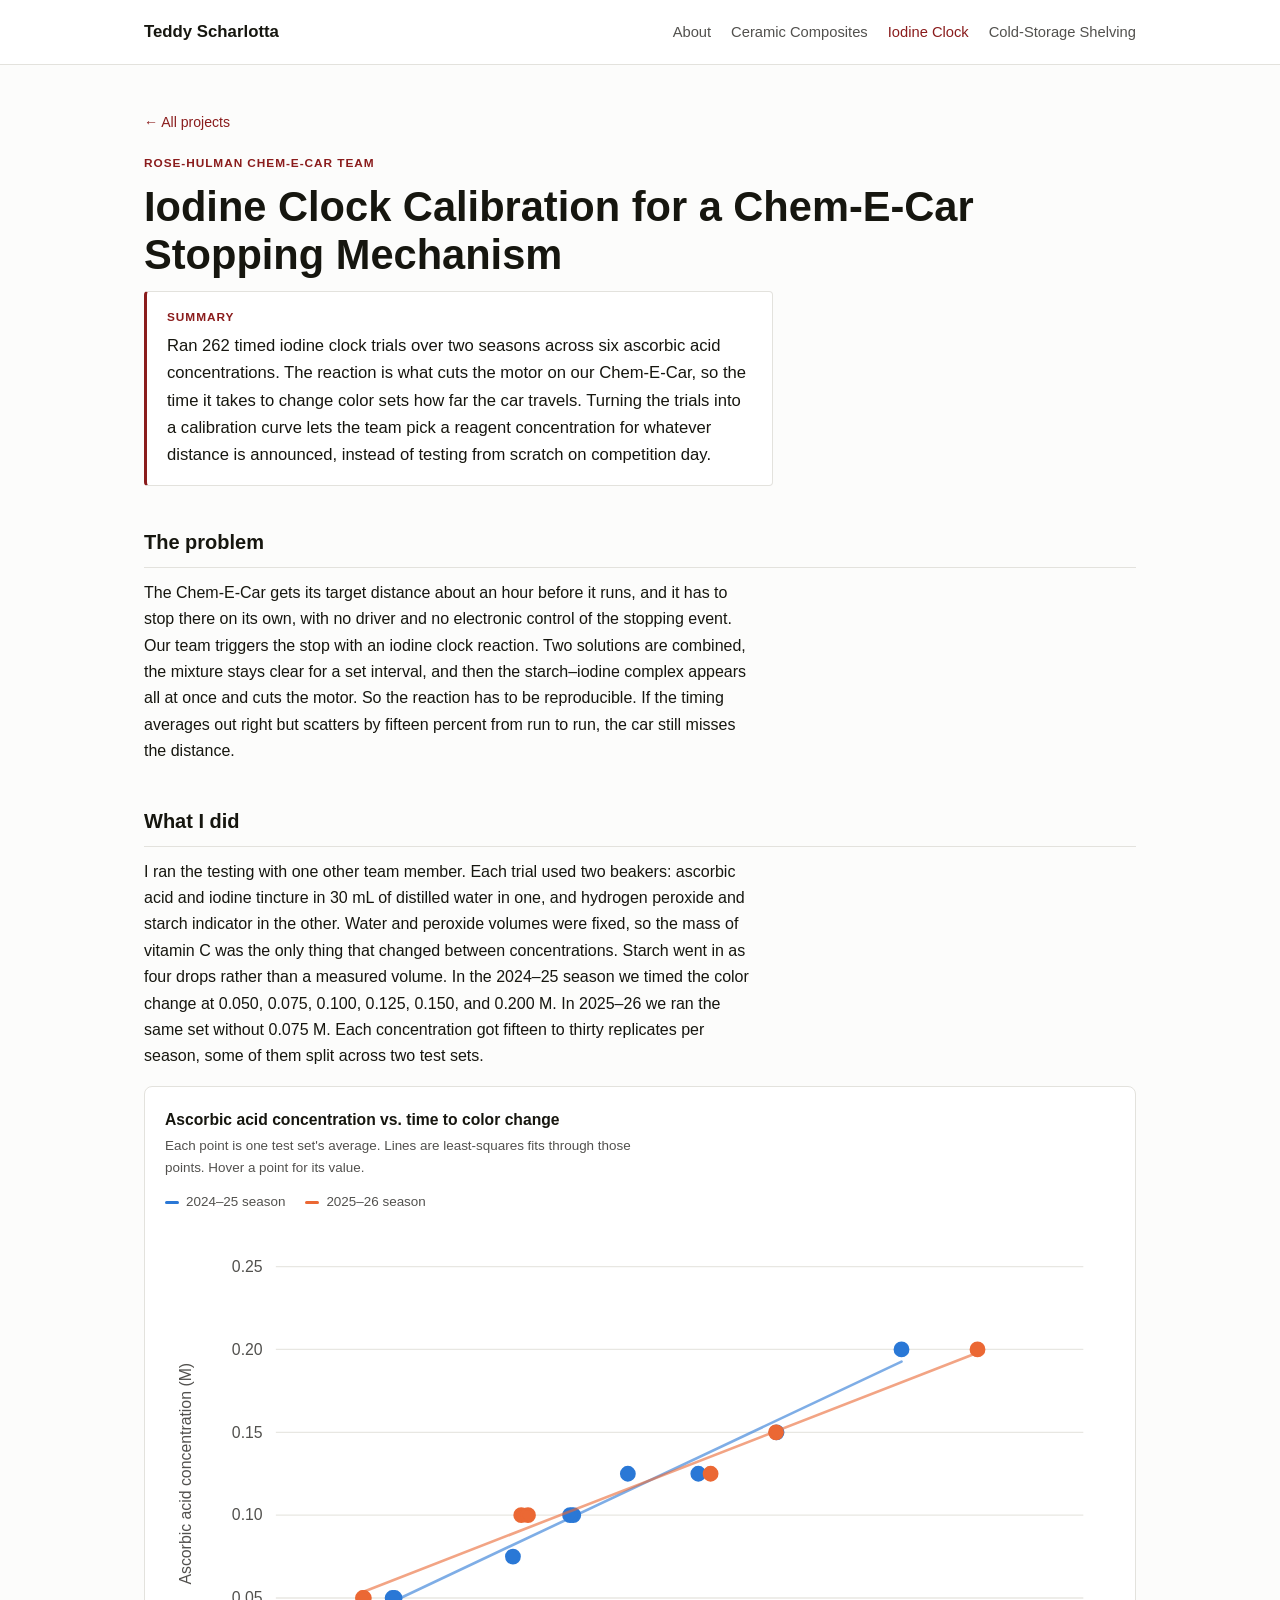
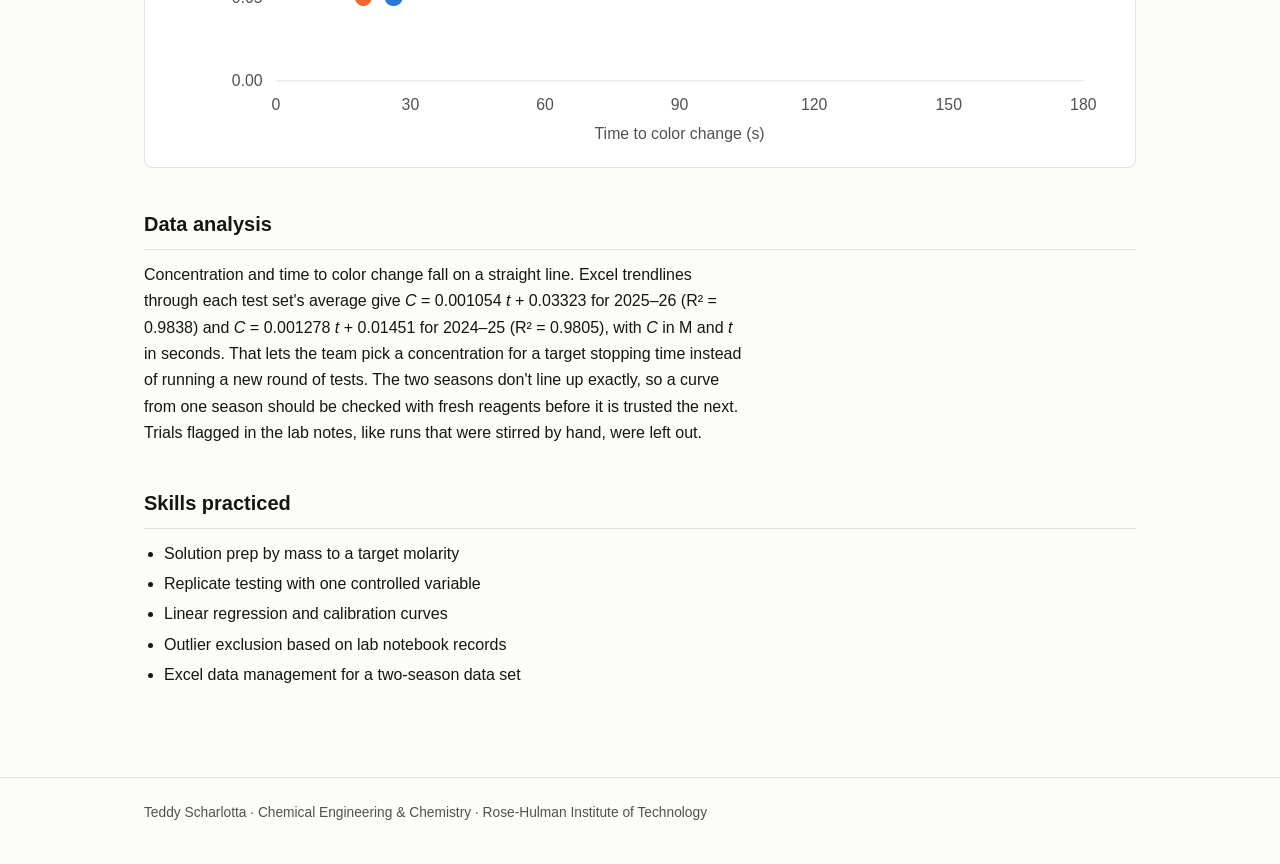
<file: iodine-clock.html>
<!doctype html>
<html lang="en">
<head>
<meta charset="utf-8">
<meta name="viewport" content="width=device-width, initial-scale=1">
<title>Iodine Clock Calibration | Teddy Scharlotta</title>
<meta name="description" content="Calibrating the ascorbic acid iodine clock reaction for a Chem-E-Car stopping mechanism.">
<link rel="stylesheet" href="style.css">
</head>
<body>

<header class="site">
  <div class="wrap">
    <a class="brand" href="index.html">Teddy Scharlotta</a>
    <nav class="site">
      <a href="index.html">About</a>
      <a href="cmc.html">Ceramic Composites</a>
      <a href="iodine-clock.html" aria-current="page">Iodine Clock</a>
      <a href="shelving.html">Cold-Storage Shelving</a>
    </nav>
  </div>
</header>

<main>
<div class="wrap">

  <a class="back" href="index.html">&larr; All projects</a>
  <p class="eyebrow">Rose-Hulman Chem-E-Car Team</p>
  <h1>Iodine Clock Calibration for a Chem-E-Car Stopping Mechanism</h1>

  <div class="summary">
    <strong>Summary</strong>
    Ran 262 timed iodine clock trials over two seasons across six ascorbic acid concentrations.
    The reaction is what cuts the motor on our Chem-E-Car, so the time it takes to change color
    sets how far the car travels. Turning the trials into a calibration curve lets the team pick a
    reagent concentration for whatever distance is announced, instead of testing from scratch on
    competition day.
  </div>

  <h2>The problem</h2>
  <p>
    The Chem-E-Car gets its target distance about an hour before it runs, and it has to stop there on
    its own, with no driver and no electronic control of the stopping event. Our team triggers the
    stop with an iodine clock reaction. Two solutions are combined, the mixture stays clear for a
    set interval, and then the starch&ndash;iodine complex appears all at once and cuts the motor.
    So the reaction has to be reproducible. If the timing averages out right but scatters by
    fifteen percent from run to run, the car still misses the distance.
  </p>

  <h2>What I did</h2>
  <p>
    I ran the testing with one other team member. Each trial used two beakers: ascorbic acid and
    iodine tincture in 30&nbsp;mL of distilled water in one, and hydrogen peroxide and starch
    indicator in the other. Water and peroxide volumes were fixed, so the mass of vitamin C was the
    only thing that changed between concentrations. Starch went in as four drops rather than a
    measured volume. In the 2024&ndash;25 season we timed the color change at 0.050, 0.075, 0.100,
    0.125, 0.150, and 0.200&nbsp;M. In 2025&ndash;26 we ran the same set without 0.075&nbsp;M. Each
    concentration got fifteen to thirty replicates per season, some of them split across two test
    sets.
  </p>

  <div class="chart-card">
    <h3>Ascorbic acid concentration vs. time to color change</h3>
    <p class="sub">Each point is one test set's average. Lines are least-squares fits through those points. Hover a point for its value.</p>
<div class="legend"><span class="key"><i class="sw s1"></i>2024&ndash;25 season</span><span class="key"><i class="sw s2"></i>2025&ndash;26 season</span></div>
<svg class="chart" viewBox="0 0 720 400" role="img" aria-label="Ascorbic acid concentration versus time to color change, 2024-25 and 2025-26 seasons">
<line x1="84" y1="344.0" x2="696" y2="344.0" class="grid"/>
<text x="74" y="348.0" class="tick tick-y">0.00</text>
<line x1="84" y1="281.2" x2="696" y2="281.2" class="grid"/>
<text x="74" y="285.2" class="tick tick-y">0.05</text>
<line x1="84" y1="218.4" x2="696" y2="218.4" class="grid"/>
<text x="74" y="222.4" class="tick tick-y">0.10</text>
<line x1="84" y1="155.6" x2="696" y2="155.6" class="grid"/>
<text x="74" y="159.6" class="tick tick-y">0.15</text>
<line x1="84" y1="92.8" x2="696" y2="92.8" class="grid"/>
<text x="74" y="96.8" class="tick tick-y">0.20</text>
<line x1="84" y1="30.0" x2="696" y2="30.0" class="grid"/>
<text x="74" y="34.0" class="tick tick-y">0.25</text>
<text x="84.0" y="366.0" class="tick tick-x">0</text>
<text x="186.0" y="366.0" class="tick tick-x">30</text>
<text x="288.0" y="366.0" class="tick tick-x">60</text>
<text x="390.0" y="366.0" class="tick tick-x">90</text>
<text x="492.0" y="366.0" class="tick tick-x">120</text>
<text x="594.0" y="366.0" class="tick tick-x">150</text>
<text x="696.0" y="366.0" class="tick tick-x">180</text>
<text x="390.0" y="388" class="axis-title">Time to color change (s)</text>
<text transform="translate(20,187.0) rotate(-90)" class="axis-title">Ascorbic acid concentration (M)</text>
<line x1="172.5" y1="284.0" x2="558.2" y2="102.0" class="fit s1"/>
<circle cx="172.5" cy="281.2" r="5" class="dot s1"><title>2024&ndash;25 set at 0.050 M: 26.0 s average of 15 trials</title></circle>
<circle cx="174.0" cy="281.2" r="5" class="dot s1"><title>2024&ndash;25 set at 0.050 M: 26.5 s average of 15 trials</title></circle>
<circle cx="309.4" cy="218.4" r="5" class="dot s1"><title>2024&ndash;25 set at 0.100 M: 66.3 s average of 15 trials</title></circle>
<circle cx="307.0" cy="218.4" r="5" class="dot s1"><title>2024&ndash;25 set at 0.100 M: 65.6 s average of 15 trials</title></circle>
<circle cx="463.5" cy="155.6" r="5" class="dot s1"><title>2024&ndash;25 set at 0.150 M: 111.6 s average of 15 trials</title></circle>
<circle cx="558.2" cy="92.8" r="5" class="dot s1"><title>2024&ndash;25 set at 0.200 M: 139.5 s average of 15 trials</title></circle>
<circle cx="404.2" cy="187.0" r="5" class="dot s1"><title>2024&ndash;25 set at 0.125 M: 94.2 s average of 18 trials</title></circle>
<circle cx="263.7" cy="249.8" r="5" class="dot s1"><title>2024&ndash;25 set at 0.075 M: 52.8 s average of 20 trials</title></circle>
<circle cx="350.8" cy="187.0" r="5" class="dot s1"><title>2024&ndash;25 set at 0.125 M: 78.5 s average of 12 trials</title></circle>
<line x1="150.0" y1="276.6" x2="615.8" y2="95.3" class="fit s2"/>
<circle cx="270.0" cy="218.4" r="5" class="dot s2"><title>2025&ndash;26 set at 0.100 M: 54.7 s average of 10 trials</title></circle>
<circle cx="150.7" cy="281.2" r="5" class="dot s2"><title>2025&ndash;26 set at 0.050 M: 19.6 s average of 12 trials</title></circle>
<circle cx="150.0" cy="281.2" r="5" class="dot s2"><title>2025&ndash;26 set at 0.050 M: 19.4 s average of 15 trials</title></circle>
<circle cx="275.1" cy="218.4" r="5" class="dot s2"><title>2025&ndash;26 set at 0.100 M: 56.2 s average of 15 trials</title></circle>
<circle cx="463.1" cy="155.6" r="5" class="dot s2"><title>2025&ndash;26 set at 0.150 M: 111.5 s average of 15 trials</title></circle>
<circle cx="615.8" cy="92.8" r="5" class="dot s2"><title>2025&ndash;26 set at 0.200 M: 156.4 s average of 15 trials</title></circle>
<circle cx="413.5" cy="187.0" r="5" class="dot s2"><title>2025&ndash;26 set at 0.125 M: 96.9 s average of 15 trials</title></circle>
</svg>
  </div>

   <h2>Data analysis</h2>
    <p>
    Concentration and time to color change fall on a straight line. Excel trendlines through each
    test set's average give <em>C</em> = 0.001054&nbsp;<em>t</em> + 0.03323 for 2025&ndash;26
    (R&sup2; = 0.9838) and <em>C</em> = 0.001278&nbsp;<em>t</em> + 0.01451 for 2024&ndash;25
    (R&sup2; = 0.9805), with <em>C</em> in M and <em>t</em> in seconds. That lets the team pick a
    concentration for a target stopping time instead of running a new round of tests. The two
    seasons don't line up exactly, so a curve from one season should be checked with fresh reagents
    before it is trusted the next. Trials flagged in the lab notes, like runs that were stirred by
    hand, were left out.
  </p>

  <h2>Skills practiced</h2>
  <ul class="tight">
    <li>Solution prep by mass to a target molarity</li>
    <li>Replicate testing with one controlled variable</li>
    <li>Linear regression and calibration curves</li>
    <li>Outlier exclusion based on lab notebook records</li>
    <li>Excel data management for a two-season data set</li>
  </ul>

</div>
</main>

<footer class="site">
  <div class="wrap">
    Teddy Scharlotta · Chemical Engineering &amp; Chemistry · Rose-Hulman Institute of Technology
  </div>
</footer>

</body>
</html>
</file>
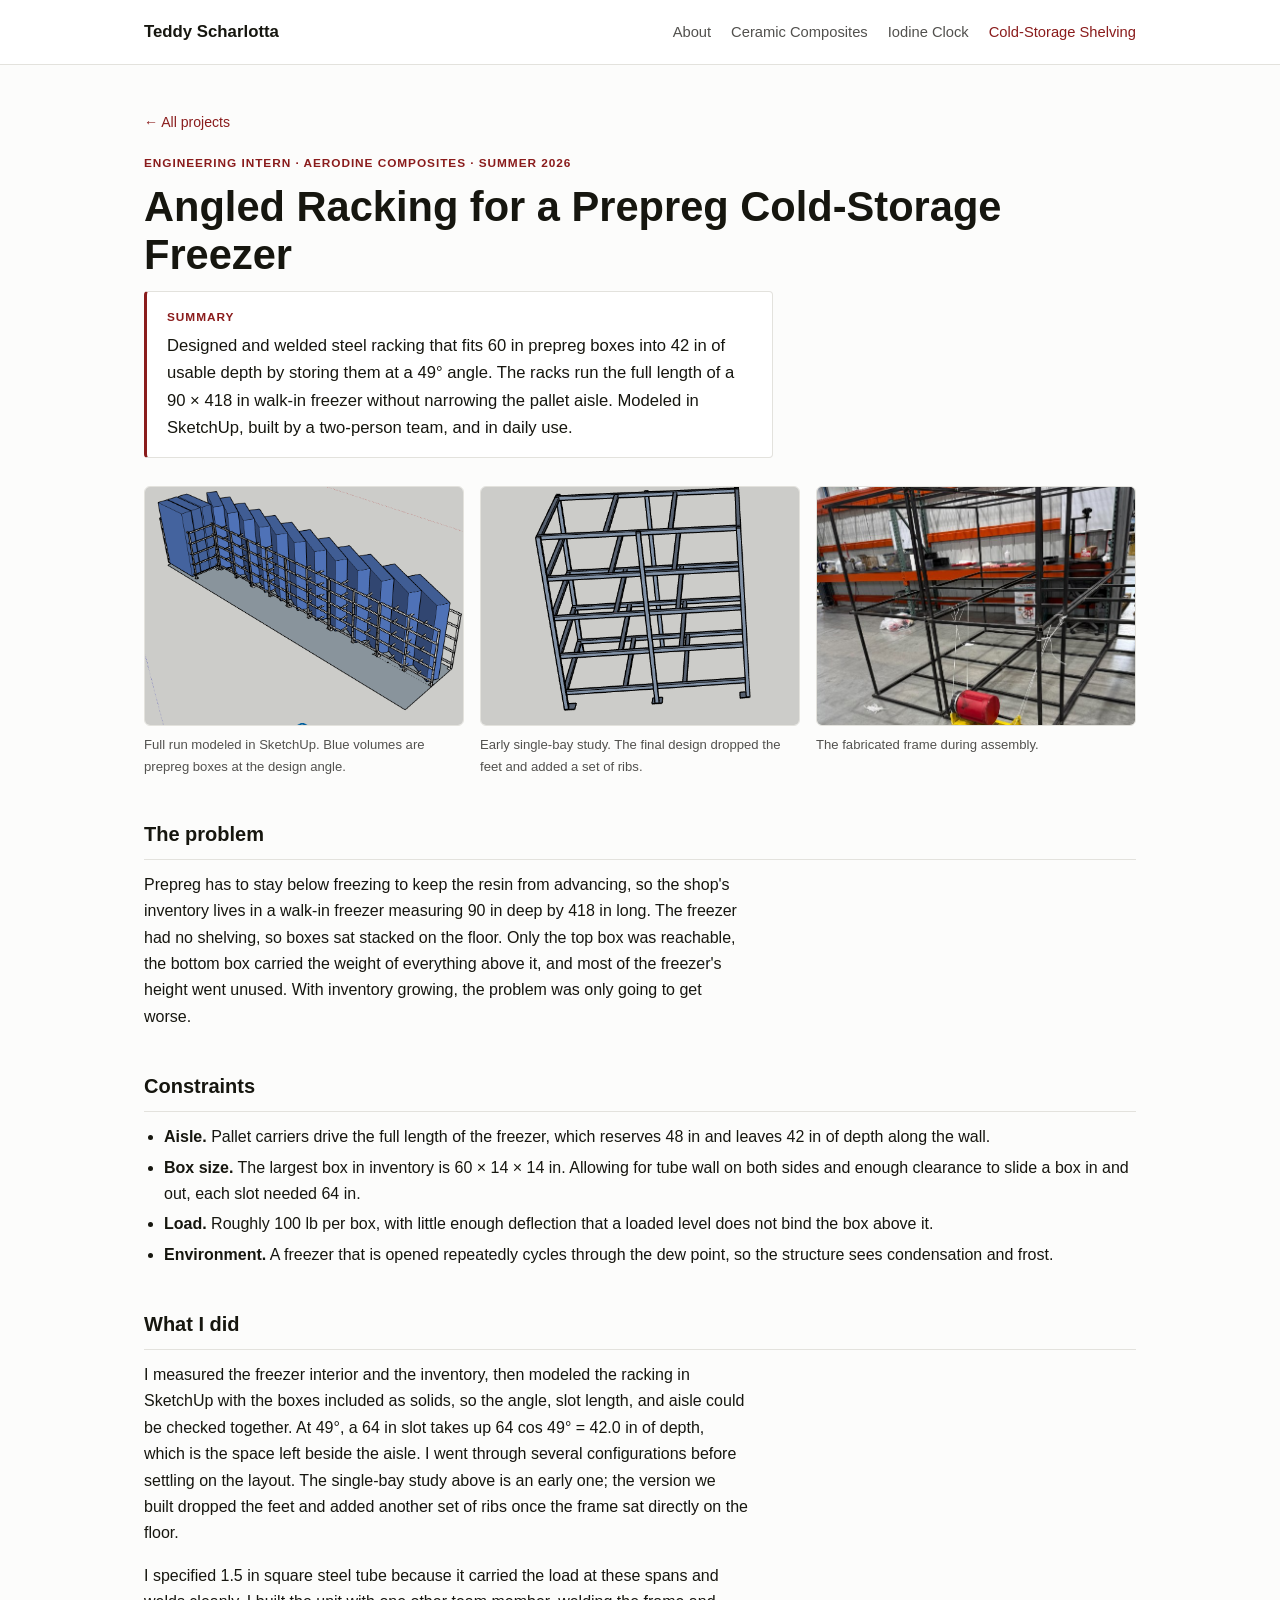
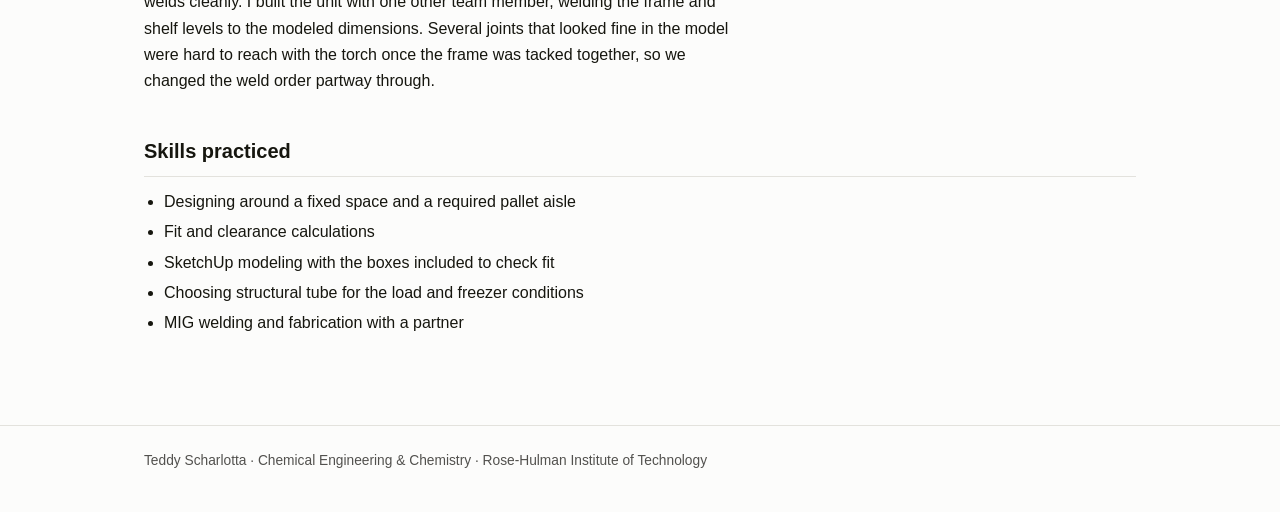
<file: shelving (2).html>
<!doctype html>
<html lang="en">
<head>
<meta charset="utf-8">
<meta name="viewport" content="width=device-width, initial-scale=1">
<title>Cold-Storage Shelving Design | Teddy Scharlotta</title>
<meta name="description" content="Designing and fabricating angled welded steel racking for prepreg cold storage.">
<link rel="stylesheet" href="style.css">
</head>
<body>

<header class="site">
  <div class="wrap">
    <a class="brand" href="index.html">Teddy Scharlotta</a>
    <nav class="site">
      <a href="index.html">About</a>
      <a href="cmc.html">Ceramic Composites</a>
      <a href="iodine-clock.html">Iodine Clock</a>
      <a href="shelving.html" aria-current="page">Cold-Storage Shelving</a>
    </nav>
  </div>
</header>

<main>
<div class="wrap">

  <a class="back" href="index.html">&larr; All projects</a>
  <p class="eyebrow">Engineering Intern · Aerodine Composites · Summer 2026</p>
  <h1>Angled Racking for a Prepreg Cold-Storage Freezer</h1>

  <div class="summary">
    <strong>Summary</strong>
    Designed and welded steel racking that fits 60&nbsp;in prepreg boxes into 42&nbsp;in of usable
    depth by storing them at a 49° angle. The racks run the full length of a
    90&nbsp;&times;&nbsp;418&nbsp;in walk-in freezer without narrowing the pallet aisle. Modeled in
    SketchUp, built by a two-person team, and in daily use.
  </div>

  <div class="figs">
    <figure>
      <img src="images/shelving-model.png" alt="SketchUp model of the full racking run with prepreg boxes shown angled on the shelves">
      <figcaption>Full run modeled in SketchUp. Blue volumes are prepreg boxes at the design angle.</figcaption>
    </figure>
    <figure>
      <img src="images/shelving-unit-model.png" alt="SketchUp model of a single shelving bay showing the welded tube frame">
      <figcaption>Early single-bay study. The final design dropped the feet and added a set of ribs.</figcaption>
    </figure>
    <figure>
      <img src="images/shelving-installed.jpg" alt="Welded steel racking frame during assembly in the shop">
      <figcaption>The fabricated frame during assembly.</figcaption>
    </figure>
  </div>

  <h2>The problem</h2>
  <p>
    Prepreg has to stay below freezing to keep the resin from advancing, so the shop's inventory
    lives in a walk-in freezer measuring 90&nbsp;in deep by 418&nbsp;in long. The freezer had no
    shelving, so boxes sat stacked on the floor. Only the top box was reachable, the bottom box
    carried the weight of everything above it, and most of the freezer's height went unused. With
    inventory growing, the problem was only going to get worse.
  </p>

  <h2>Constraints</h2>
  <ul class="tight">
    <li><strong>Aisle.</strong> Pallet carriers drive the full length of the freezer, which reserves
        48&nbsp;in and leaves 42&nbsp;in of depth along the wall.</li>
    <li><strong>Box size.</strong> The largest box in inventory is
        60&nbsp;&times;&nbsp;14&nbsp;&times;&nbsp;14&nbsp;in. Allowing for tube wall on both sides
        and enough clearance to slide a box in and out, each slot needed 64&nbsp;in.</li>
    <li><strong>Load.</strong> Roughly 100&nbsp;lb per box, with little enough deflection that a
        loaded level does not bind the box above it.</li>
    <li><strong>Environment.</strong> A freezer that is opened repeatedly cycles through the dew
        point, so the structure sees condensation and frost.</li>
  </ul>

  <h2>What I did</h2>
  <p>
    I measured the freezer interior and the inventory, then modeled the racking in SketchUp with the
    boxes included as solids, so the angle, slot length, and aisle could be checked together. At
    49°, a 64&nbsp;in slot takes up 64&nbsp;cos&nbsp;49° = 42.0&nbsp;in of depth, which is the space
    left beside the aisle. I went through several configurations before settling on the layout. The
    single-bay study above is an early one; the version we built dropped the feet and added another
    set of ribs once the frame sat directly on the floor.
  </p>
  <p>
    I specified 1.5&nbsp;in square steel tube because it carried the load at these spans and welds
    cleanly. I built the unit with one other team member, welding the frame and shelf levels to the
    modeled dimensions. Several joints that looked fine in the model were hard to reach with the
    torch once the frame was tacked together, so we changed the weld order partway through.
  </p>

  <h2>Skills practiced</h2>
  <ul class="tight">
    <li>Designing around a fixed space and a required pallet aisle</li>
    <li>Fit and clearance calculations</li>
    <li>SketchUp modeling with the boxes included to check fit</li>
    <li>Choosing structural tube for the load and freezer conditions</li>
    <li>MIG welding and fabrication with a partner</li>
  </ul>

</div>
</main>

<footer class="site">
  <div class="wrap">
    Teddy Scharlotta · Chemical Engineering &amp; Chemistry · Rose-Hulman Institute of Technology
  </div>
</footer>

</body>
</html>
</file>
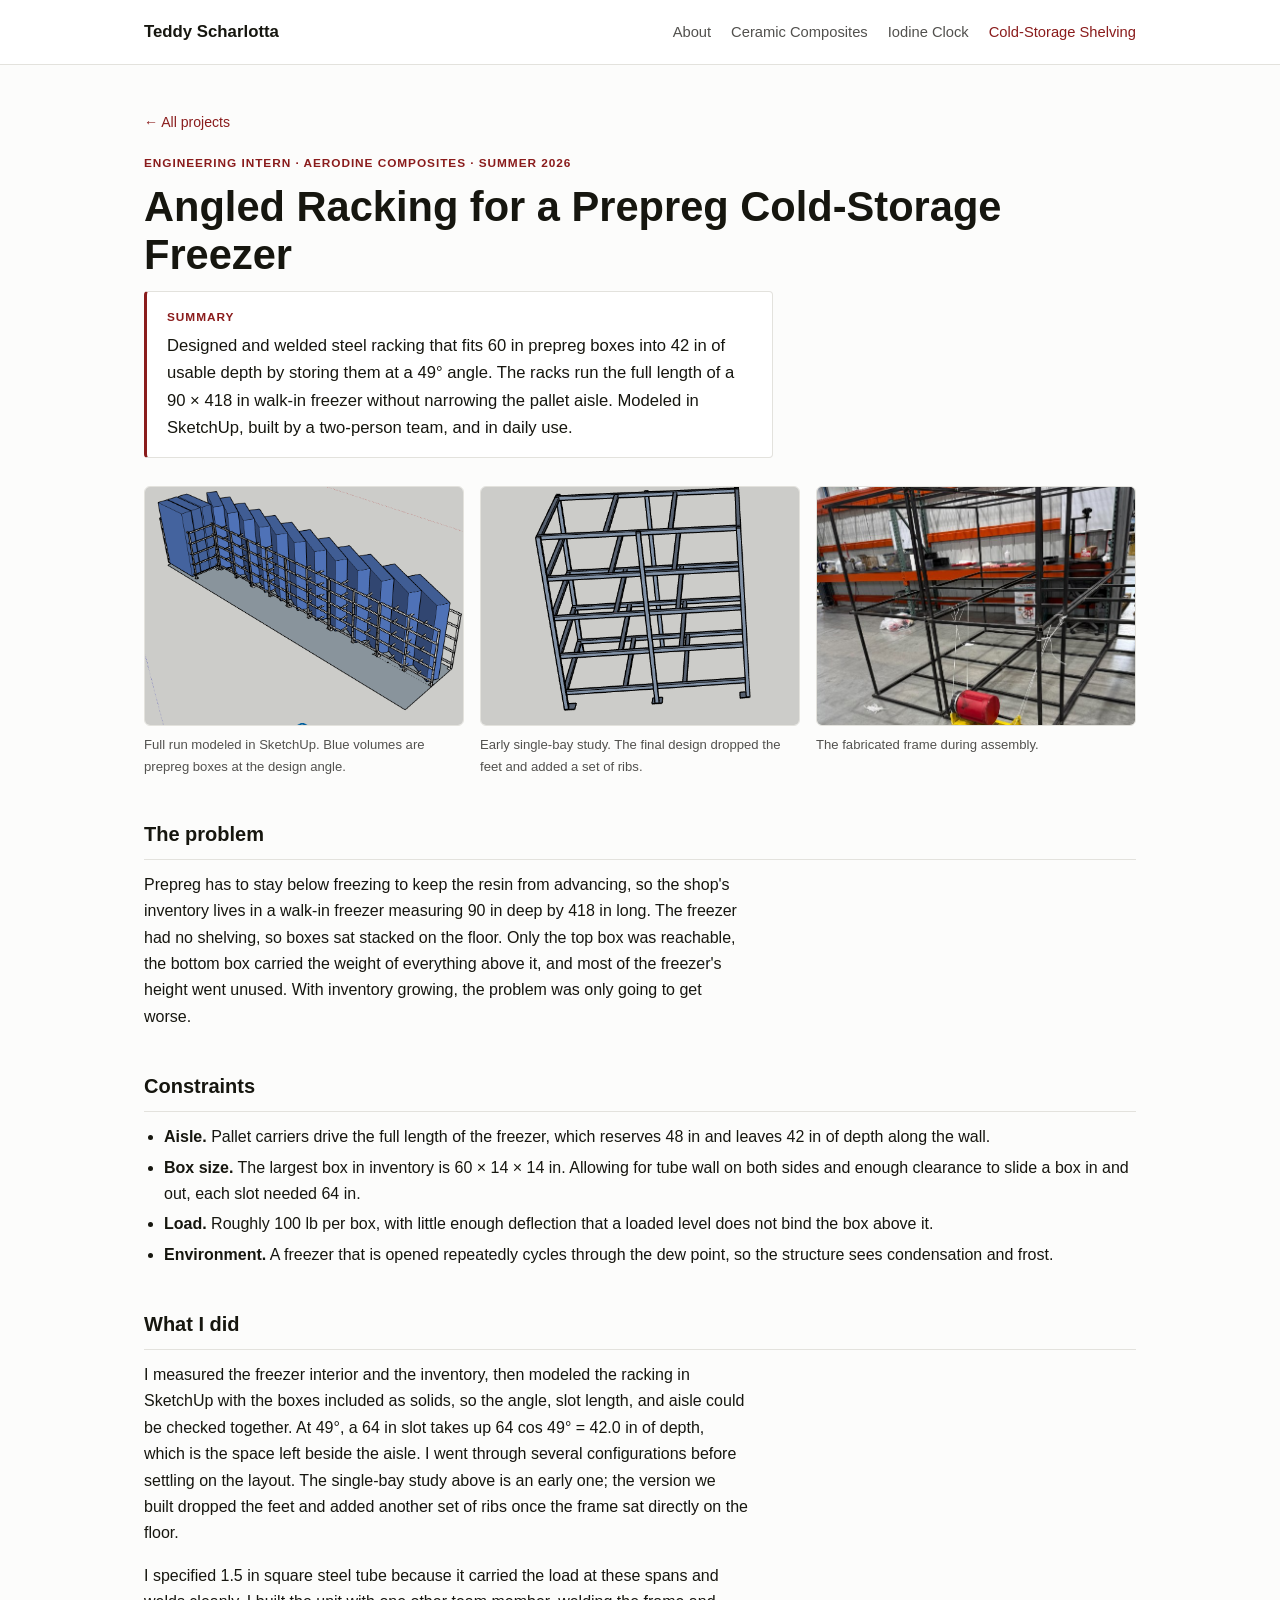
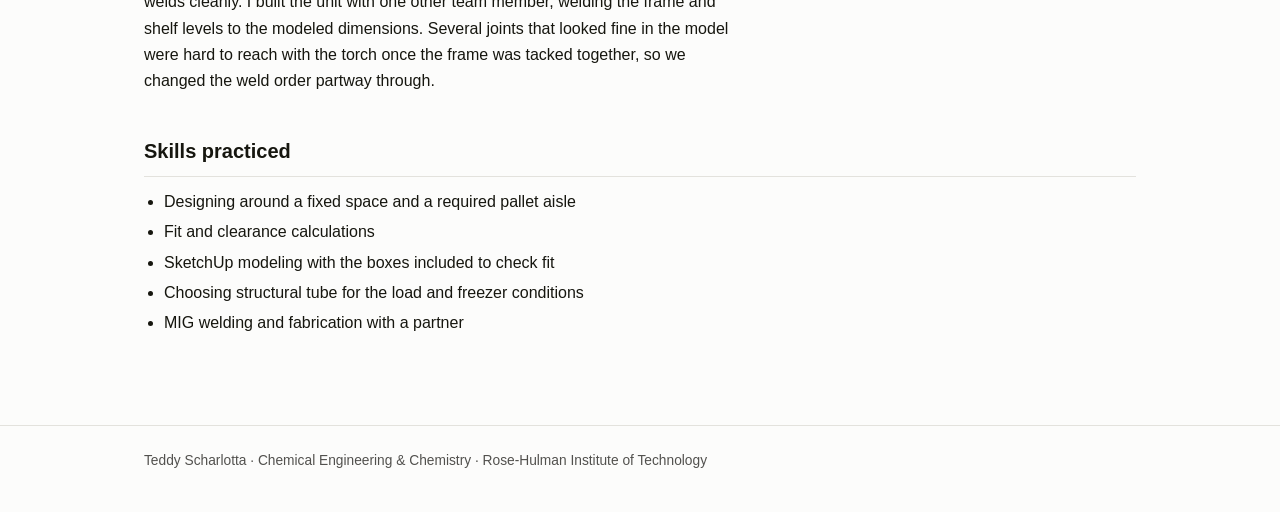
<file: shelving.html>
<!doctype html>
<html lang="en">
<head>
<meta charset="utf-8">
<meta name="viewport" content="width=device-width, initial-scale=1">
<title>Cold-Storage Shelving Design | Teddy Scharlotta</title>
<meta name="description" content="Designing and fabricating angled welded steel racking for prepreg cold storage.">
<link rel="stylesheet" href="style.css">
</head>
<body>

<header class="site">
  <div class="wrap">
    <a class="brand" href="index.html">Teddy Scharlotta</a>
    <nav class="site">
      <a href="index.html">About</a>
      <a href="cmc.html">Ceramic Composites</a>
      <a href="iodine-clock.html">Iodine Clock</a>
      <a href="shelving.html" aria-current="page">Cold-Storage Shelving</a>
    </nav>
  </div>
</header>

<main>
<div class="wrap">

  <a class="back" href="index.html">&larr; All projects</a>
  <p class="eyebrow">Engineering Intern · Aerodine Composites · Summer 2026</p>
  <h1>Angled Racking for a Prepreg Cold-Storage Freezer</h1>

  <div class="summary">
    <strong>Summary</strong>
    Designed and welded steel racking that fits 60&nbsp;in prepreg boxes into 42&nbsp;in of usable
    depth by storing them at a 49° angle. The racks run the full length of a
    90&nbsp;&times;&nbsp;418&nbsp;in walk-in freezer without narrowing the pallet aisle. Modeled in
    SketchUp, built by a two-person team, and in daily use.
  </div>

  <div class="figs">
    <figure>
      <img src="shelving-model.png" alt="SketchUp model of the full racking run with prepreg boxes shown angled on the shelves">
      <figcaption>Full run modeled in SketchUp. Blue volumes are prepreg boxes at the design angle.</figcaption>
    </figure>
    <figure>
      <img src="shelving-unit-model.png" alt="SketchUp model of a single shelving bay showing the welded tube frame">
      <figcaption>Early single-bay study. The final design dropped the feet and added a set of ribs.</figcaption>
    </figure>
    <figure>
      <img src="shelving-installed.jpg" alt="Welded steel racking frame during assembly in the shop">
      <figcaption>The fabricated frame during assembly.</figcaption>
    </figure>
  </div>

  <h2>The problem</h2>
  <p>
    Prepreg has to stay below freezing to keep the resin from advancing, so the shop's inventory
    lives in a walk-in freezer measuring 90&nbsp;in deep by 418&nbsp;in long. The freezer had no
    shelving, so boxes sat stacked on the floor. Only the top box was reachable, the bottom box
    carried the weight of everything above it, and most of the freezer's height went unused. With
    inventory growing, the problem was only going to get worse.
  </p>

  <h2>Constraints</h2>
  <ul class="tight">
    <li><strong>Aisle.</strong> Pallet carriers drive the full length of the freezer, which reserves
        48&nbsp;in and leaves 42&nbsp;in of depth along the wall.</li>
    <li><strong>Box size.</strong> The largest box in inventory is
        60&nbsp;&times;&nbsp;14&nbsp;&times;&nbsp;14&nbsp;in. Allowing for tube wall on both sides
        and enough clearance to slide a box in and out, each slot needed 64&nbsp;in.</li>
    <li><strong>Load.</strong> Roughly 100&nbsp;lb per box, with little enough deflection that a
        loaded level does not bind the box above it.</li>
    <li><strong>Environment.</strong> A freezer that is opened repeatedly cycles through the dew
        point, so the structure sees condensation and frost.</li>
  </ul>

  <h2>What I did</h2>
  <p>
    I measured the freezer interior and the inventory, then modeled the racking in SketchUp with the
    boxes included as solids, so the angle, slot length, and aisle could be checked together. At
    49°, a 64&nbsp;in slot takes up 64&nbsp;cos&nbsp;49° = 42.0&nbsp;in of depth, which is the space
    left beside the aisle. I went through several configurations before settling on the layout. The
    single-bay study above is an early one; the version we built dropped the feet and added another
    set of ribs once the frame sat directly on the floor.
  </p>
  <p>
    I specified 1.5&nbsp;in square steel tube because it carried the load at these spans and welds
    cleanly. I built the unit with one other team member, welding the frame and shelf levels to the
    modeled dimensions. Several joints that looked fine in the model were hard to reach with the
    torch once the frame was tacked together, so we changed the weld order partway through.
  </p>

  <h2>Skills practiced</h2>
  <ul class="tight">
    <li>Designing around a fixed space and a required pallet aisle</li>
    <li>Fit and clearance calculations</li>
    <li>SketchUp modeling with the boxes included to check fit</li>
    <li>Choosing structural tube for the load and freezer conditions</li>
    <li>MIG welding and fabrication with a partner</li>
  </ul>

</div>
</main>

<footer class="site">
  <div class="wrap">
    Teddy Scharlotta · Chemical Engineering &amp; Chemistry · Rose-Hulman Institute of Technology
  </div>
</footer>

</body>
</html>
</file>
<file: style.css>
/* Portfolio styles */

:root {
  color-scheme: light;
  --bg:         #fcfcfb;
  --surface:    #ffffff;
  --border:     #e3e2dd;
  --text:       #16160f;
  --text-muted: #52514e;
  --accent:     #8a1c1c;
  --grid:       #e8e7e2;
  --series-1:   #2a78d6;
  --series-2:   #eb6834;
  --max:        64rem;
}

@media (prefers-color-scheme: dark) {
  :root {
    color-scheme: dark;
    --bg:         #16161a;
    --surface:    #1f1f23;
    --border:     #33333a;
    --text:       #f4f4f2;
    --text-muted: #b6b5ae;
    --accent:     #e0736f;
    --grid:       #33333a;
    --series-1:   #3987e5;
    --series-2:   #d95926;
  }
}

*, *::before, *::after { box-sizing: border-box; }

body {
  margin: 0;
  background: var(--bg);
  color: var(--text);
  font: 16px/1.65 -apple-system, BlinkMacSystemFont, "Segoe UI", Roboto, Helvetica, Arial, sans-serif;
}

.wrap { max-width: var(--max); margin: 0 auto; padding: 0 16px; }

/* Header and nav */

header.site {
  border-bottom: 1px solid var(--border);
  background: var(--surface);
}
header.site .wrap {
  display: flex;
  flex-wrap: wrap;
  align-items: baseline;
  gap: 8px 24px;
  padding-top: 18px;
  padding-bottom: 18px;
}
.brand {
  font-weight: 600;
  font-size: 1.05rem;
  color: var(--text);
  text-decoration: none;
}
nav.site { margin-left: auto; display: flex; flex-wrap: wrap; gap: 20px; }
nav.site a {
  color: var(--text-muted);
  text-decoration: none;
  font-size: 0.92rem;
}
nav.site a:hover, nav.site a[aria-current="page"] { color: var(--accent); }

/* Text */

main { padding: 44px 0 72px; }

h1 {
  font-size: clamp(1.9rem, 5vw, 2.6rem);
  line-height: 1.15;
  margin: 0 0 12px;
}
h2 {
  font-size: 1.25rem;
  margin: 40px 0 12px;
  padding-bottom: 8px;
  border-bottom: 1px solid var(--border);
}
h3 { font-size: 1rem; margin: 28px 0 6px; }
p { margin: 0 0 16px; max-width: 68ch; }
a { color: var(--accent); }

.lede {
  font-size: 1.12rem;
  color: var(--text-muted);
  max-width: 62ch;
}

.eyebrow {
  text-transform: uppercase;
  letter-spacing: 0.08em;
  font-size: 0.74rem;
  font-weight: 600;
  color: var(--accent);
  margin: 0 0 10px;
  max-width: none;
}

.summary {
  margin: 0 0 28px;
  padding: 16px 20px;
  background: var(--surface);
  border: 1px solid var(--border);
  border-left: 3px solid var(--accent);
  border-radius: 4px;
  font-size: 1.04rem;
  max-width: 68ch;
}
.summary strong { display: block; font-size: 0.74rem; text-transform: uppercase; letter-spacing: 0.08em; color: var(--accent); margin-bottom: 4px; }

.meta {
  display: flex;
  flex-wrap: wrap;
  gap: 6px 10px;
  list-style: none;
  padding: 0;
  margin: 0 0 28px;
}
.meta li {
  font-size: 0.82rem;
  color: var(--text-muted);
  border: 1px solid var(--border);
  border-radius: 999px;
  padding: 3px 12px;
  background: var(--surface);
}

/* Project cards on the home page */

.cards {
  display: grid;
  grid-template-columns: repeat(auto-fit, minmax(260px, 1fr));
  gap: 20px;
  margin: 8px 0 0;
}
.card {
  display: block;
  background: var(--surface);
  border: 1px solid var(--border);
  border-radius: 8px;
  overflow: hidden;
  text-decoration: none;
  color: inherit;
  transition: border-color .15s ease, transform .15s ease;
}
.card:hover { border-color: var(--accent); transform: translateY(-2px); }
.card img {
  width: 100%;
  aspect-ratio: 16 / 10;
  object-fit: cover;
  display: block;
  background: var(--grid);
}
.card .body { padding: 16px 18px 20px; }
.card h3 { margin: 0 0 6px; font-size: 1.02rem; }
.card p { font-size: 0.9rem; color: var(--text-muted); margin: 0; }

/* Figures */

.figs {
  display: grid;
  grid-template-columns: repeat(auto-fit, minmax(240px, 1fr));
  gap: 16px;
  margin: 0 0 28px;
}
figure { margin: 0; }
figure img {
  width: 100%;
  aspect-ratio: 4 / 3;
  object-fit: cover;
  border: 1px solid var(--border);
  border-radius: 6px;
  display: block;
  background: var(--grid);
}
figcaption {
  font-size: 0.82rem;
  color: var(--text-muted);
  margin-top: 8px;
}

/* Lists */

.skills { display: grid; grid-template-columns: repeat(auto-fit, minmax(200px, 1fr)); gap: 4px 28px; }
ul.tight { margin: 0 0 16px; padding-left: 20px; }
ul.tight li { margin-bottom: 4px; }

/* Chart */

.chart-card {
  background: var(--surface);
  border: 1px solid var(--border);
  border-radius: 8px;
  padding: 20px 20px 12px;
  margin: 0 0 12px;
}
.chart-card h3 { margin: 0 0 2px; font-size: 0.98rem; }
.chart-card .sub { font-size: 0.84rem; color: var(--text-muted); margin: 0 0 12px; }
svg.chart { width: 100%; height: auto; display: block; overflow: visible; }
svg.chart .grid { stroke: var(--grid); stroke-width: 1; }
svg.chart .fit { stroke-width: 2; stroke-linecap: round; opacity: 0.6; }
svg.chart .err { stroke-width: 1.5; }
svg.chart .dot { stroke: var(--surface); stroke-width: 2; }
svg.chart .s1 { stroke: var(--series-1); }
svg.chart circle.s1 { fill: var(--series-1); }
svg.chart .s2 { stroke: var(--series-2); }
svg.chart circle.s2 { fill: var(--series-2); }
svg.chart .tick { fill: var(--text-muted); font-size: 12px; }
svg.chart .tick-y { text-anchor: end; }
svg.chart .tick-x { text-anchor: middle; }
svg.chart .axis-title { fill: var(--text-muted); font-size: 12px; text-anchor: middle; }
.legend { display: flex; flex-wrap: wrap; gap: 8px 20px; margin: 0 0 14px; }
.legend .key { display: inline-flex; align-items: center; gap: 7px; font-size: 0.84rem; color: var(--text-muted); }
.legend .sw { width: 14px; height: 3px; border-radius: 2px; display: inline-block; }
.legend .sw.s1 { background: var(--series-1); }
.legend .sw.s2 { background: var(--series-2); }

/* Tables */

.table-scroll { overflow-x: auto; margin: 0 0 28px; }
.table-scroll table { margin: 0; min-width: 34rem; }

table {
  border-collapse: collapse;
  width: 100%;
  font-size: 0.88rem;
  margin: 0 0 28px;
}
caption { text-align: left; font-size: 0.84rem; color: var(--text-muted); padding-bottom: 8px; }
th, td { text-align: right; padding: 7px 10px; border-bottom: 1px solid var(--border); }
th:first-child, td:first-child { text-align: left; }
thead th { font-size: 0.78rem; text-transform: uppercase; letter-spacing: 0.05em; color: var(--text-muted); font-weight: 600; }

/* Footer */

footer.site {
  border-top: 1px solid var(--border);
  padding: 24px 0 40px;
  font-size: 0.86rem;
  color: var(--text-muted);
}
footer.site a { color: var(--text-muted); }

.back { display: inline-block; font-size: 0.88rem; margin-bottom: 20px; text-decoration: none; }
.back:hover { text-decoration: underline; }
</file>
